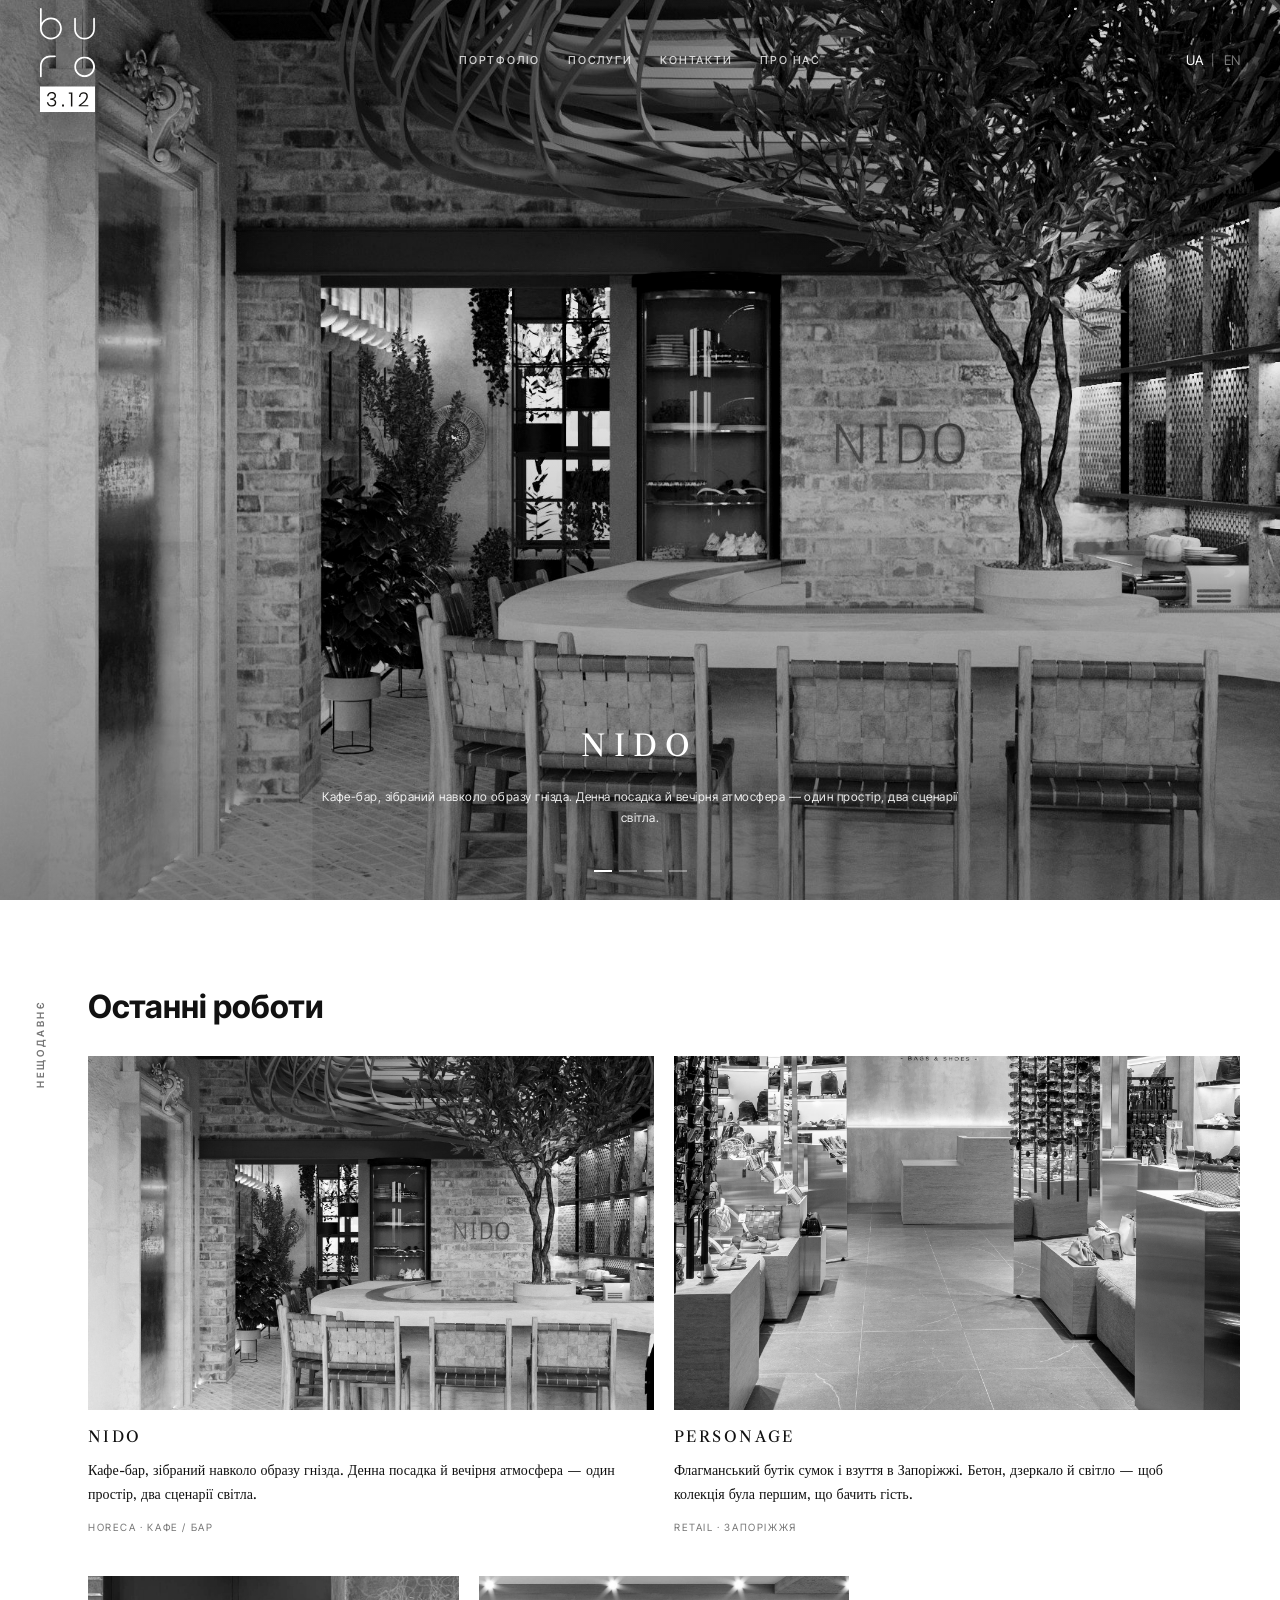
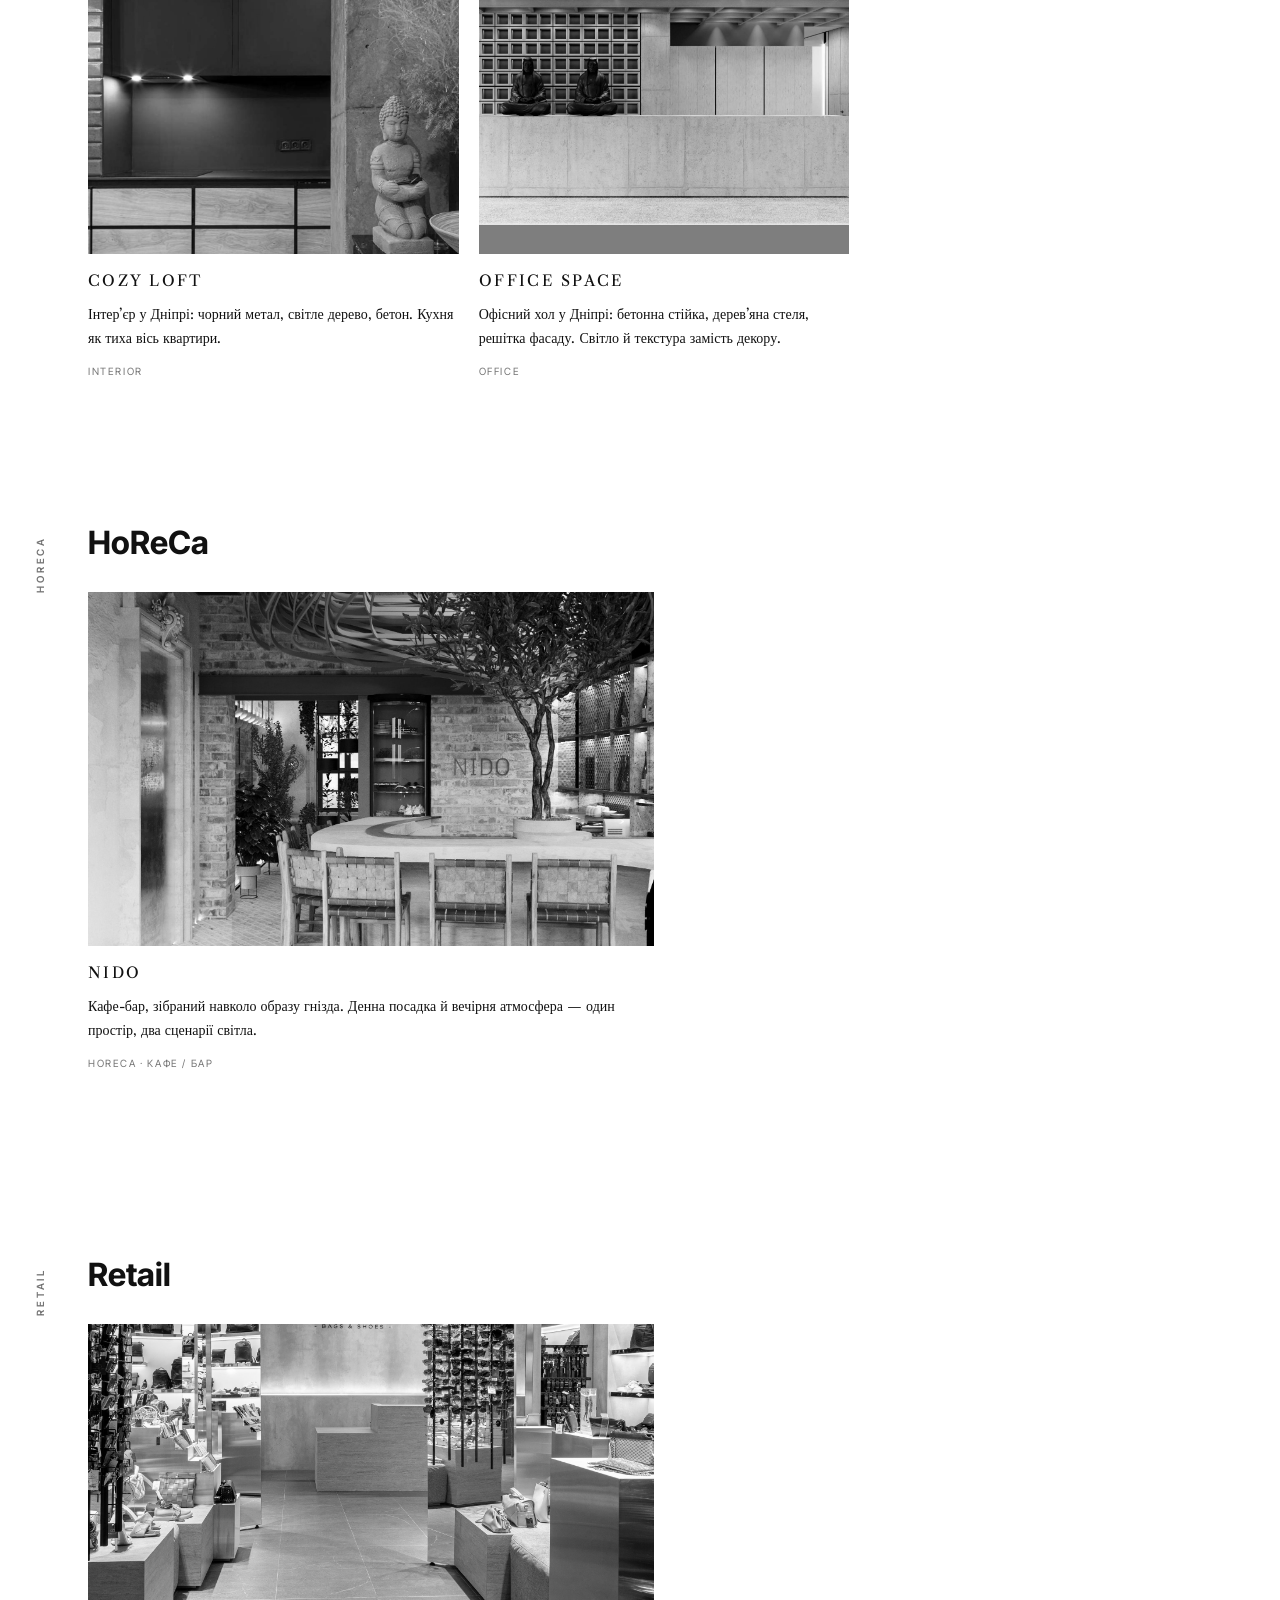
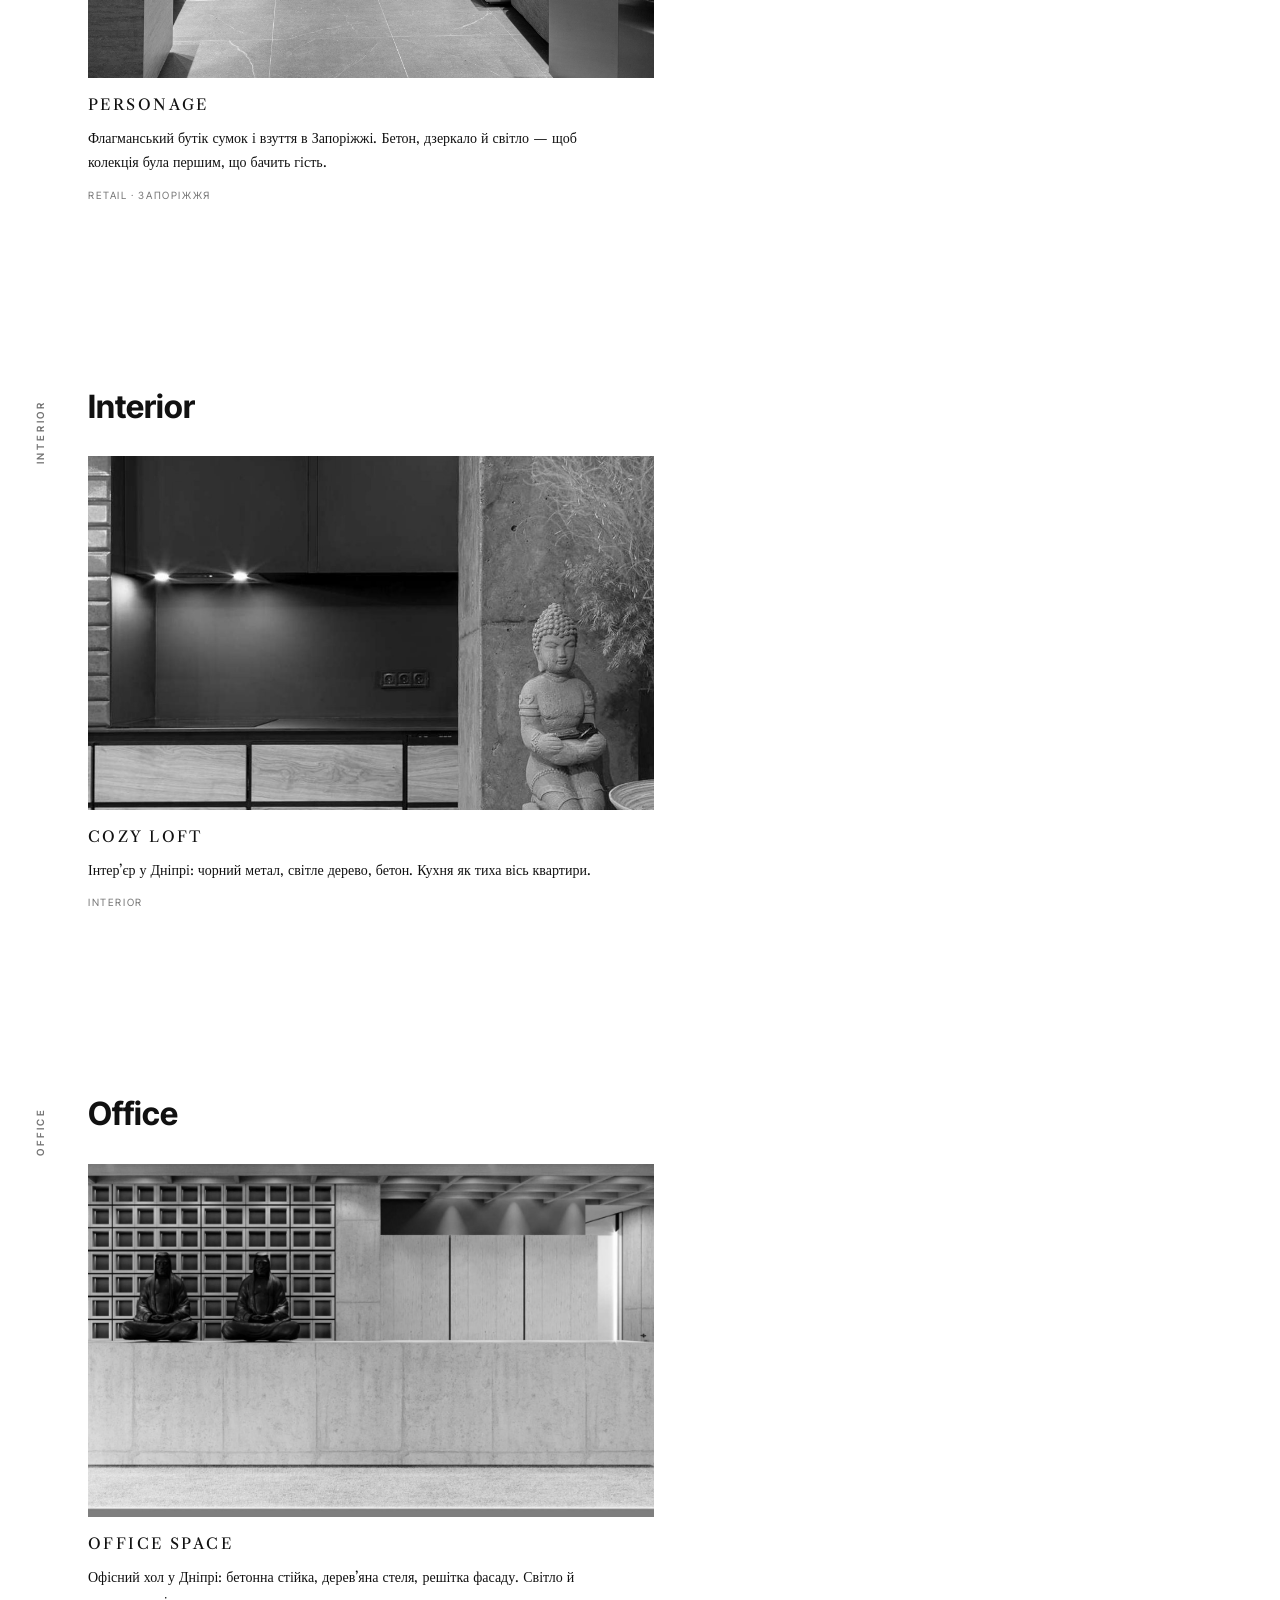
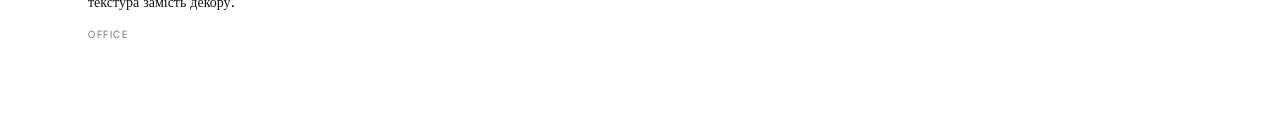
<file: index.html>
﻿<!DOCTYPE html>
<html lang="uk">
<head>
<meta charset="UTF-8">
<meta name="viewport" content="width=device-width, initial-scale=1.0">
<title>buro 3.12</title>
<meta name="description" content="Архітектурне бюро комерційних просторів.">
<link rel="icon" href="img/logo-on-light.svg" type="image/svg+xml">
<link rel="preconnect" href="https://fonts.googleapis.com">
<link rel="preconnect" href="https://fonts.gstatic.com" crossorigin>
<link href="https://fonts.googleapis.com/css2?family=Inter+Tight:wght@400;500;600&family=Libre+Caslon+Text:ital,wght@0,400;0,700;1,400&display=swap" rel="stylesheet">
<link rel="stylesheet" href="css/site.css?v=16">
</head>
<body class="home">

<header class="site-header">
  <a class="brand" href="index.html" aria-label="buro 3.12">
    <img src="img/logo-on-photo.svg" alt="buro 3.12">
  </a>
  <nav class="nav-text">
    <a href="portfolio.html" data-i18n="nav_portfolio">Портфоліо</a>
    <a href="services.html" data-i18n="nav_service">Послуги</a>
    <a href="contact.html" data-i18n="nav_contact">Контакти</a>
    <a href="about.html" data-i18n="nav_about">Про нас</a>
  </nav>
  <div class="lang-switch">
    <button type="button" data-lang="uk">UA</button>
    <span aria-hidden="true">|</span>
    <button type="button" data-lang="en">EN</button>
  </div>
</header>

<section class="hero-slider" id="heroSlider">
  <a class="slide is-on" href="project-nido.html">
    <img src="img/nido-hero.jpg" alt="NIDO">
    <div class="slide-veil"></div>
    <div class="slide-copy">
      <h1>NIDO</h1>
      <p data-i18n="nido_p">Кафе-бар, зібраний навколо образу гнізда. Денна посадка й вечірня атмосфера — один простір, два сценарії світла.</p>
    </div>
  </a>
  <a class="slide" href="project-personage.html">
    <img src="img/personage-hero.jpg" alt="PERSONAGE">
    <div class="slide-veil"></div>
    <div class="slide-copy">
      <h1>PERSONAGE</h1>
      <p data-i18n="personage_p">Флагманський бутік сумок і взуття в Запоріжжі. Бетон, дзеркало й світло — щоб колекція була першим, що бачить гість.</p>
    </div>
  </a>
  <a class="slide" href="project-loft.html">
    <img src="img/loft-hero.jpg" alt="Cozy loft">
    <div class="slide-veil"></div>
    <div class="slide-copy">
      <h1>Cozy loft</h1>
      <p data-i18n="loft_p">Інтер’єр у Дніпрі: чорний метал, світле дерево, бетон. Кухня як тиха вісь квартири.</p>
    </div>
  </a>
  <a class="slide" href="project-office.html">
    <img src="img/office-hero.jpg" alt="Office space">
    <div class="slide-veil"></div>
    <div class="slide-copy">
      <h1>Office space</h1>
      <p data-i18n="office_p">Офісний хол у Дніпрі: бетонна стійка, дерев’яна стеля, решітка фасаду. Світло й текстура замість декору.</p>
    </div>
  </a>
  <button class="arr prev" type="button" data-i18n-aria="aria_prev" aria-label="Назад">
    <svg viewBox="0 0 24 24" fill="none" stroke="currentColor" stroke-width="1.4"><path d="M15 5L8 12l7 7"/></svg>
  </button>
  <button class="arr next" type="button" data-i18n-aria="aria_next" aria-label="Далі">
    <svg viewBox="0 0 24 24" fill="none" stroke="currentColor" stroke-width="1.4"><path d="M9 5l7 7-7 7"/></svg>
  </button>
  <div class="dots" id="dots"></div>
</section>

<main>
  <section class="journal">
    <p class="journal-side" data-i18n="recent">Нещодавнє</p>
    <div class="journal-inner">
      <h2 class="page-title" data-i18n="latest">Останні роботи</h2>
      <div class="journal-featured">
        <a class="j-card" href="project-nido.html">
          <img src="img/nido-hero.jpg" alt="NIDO">
          <h3>NIDO</h3>
          <p data-i18n="nido_p">Кафе-бар, зібраний навколо образу гнізда. Денна посадка й вечірня атмосфера — один простір, два сценарії світла.</p>
          <span data-i18n="nido_cat">HoReCa · Кафе / бар</span>
        </a>
        <a class="j-card" href="project-personage.html">
          <img src="img/personage-hero.jpg" alt="PERSONAGE">
          <h3>PERSONAGE</h3>
          <p data-i18n="personage_p">Флагманський бутік сумок і взуття в Запоріжжі. Бетон, дзеркало й світло — щоб колекція була першим, що бачить гість.</p>
          <span data-i18n="personage_cat">Retail · Запоріжжя</span>
        </a>
      </div>
      <div class="journal-grid">
        <a class="j-card" href="project-loft.html">
          <img src="img/loft-hero.jpg" alt="Cozy loft">
          <h3>Cozy loft</h3>
          <p data-i18n="loft_p">Інтер’єр у Дніпрі: чорний метал, світле дерево, бетон. Кухня як тиха вісь квартири.</p>
          <span data-i18n="interior">Interior</span>
        </a>
        <a class="j-card" href="project-office.html">
          <img src="img/office-hero.jpg" alt="Office space">
          <h3>Office space</h3>
          <p data-i18n="office_p">Офісний хол у Дніпрі: бетонна стійка, дерев’яна стеля, решітка фасаду. Світло й текстура замість декору.</p>
          <span data-i18n="office">Office</span>
        </a>
      </div>
    </div>
  </section>

  <section class="journal">
    <p class="journal-side">HoReCa</p>
    <div class="journal-inner">
      <h2 class="page-title">HoReCa</h2>
      <div class="journal-featured">
        <a class="j-card" href="project-nido.html">
          <img src="img/nido-hero.jpg" alt="NIDO">
          <h3>NIDO</h3>
          <p data-i18n="nido_p">Кафе-бар, зібраний навколо образу гнізда. Денна посадка й вечірня атмосфера — один простір, два сценарії світла.</p>
          <span data-i18n="nido_cat">HoReCa · Кафе / бар</span>
        </a>
      </div>
    </div>
  </section>

  <section class="journal">
    <p class="journal-side">Retail</p>
    <div class="journal-inner">
      <h2 class="page-title">Retail</h2>
      <div class="journal-featured">
        <a class="j-card" href="project-personage.html">
          <img src="img/personage-hero.jpg" alt="PERSONAGE">
          <h3>PERSONAGE</h3>
          <p data-i18n="personage_p">Флагманський бутік сумок і взуття в Запоріжжі. Бетон, дзеркало й світло — щоб колекція була першим, що бачить гість.</p>
          <span data-i18n="personage_cat">Retail · Запоріжжя</span>
        </a>
      </div>
    </div>
  </section>

  <section class="journal">
    <p class="journal-side" data-i18n="interior">Interior</p>
    <div class="journal-inner">
      <h2 class="page-title" data-i18n="interior">Interior</h2>
      <div class="journal-featured">
        <a class="j-card" href="project-loft.html">
          <img src="img/loft-hero.jpg" alt="Cozy loft">
          <h3>Cozy loft</h3>
          <p data-i18n="loft_p">Інтер’єр у Дніпрі: чорний метал, світле дерево, бетон. Кухня як тиха вісь квартири.</p>
          <span data-i18n="interior">Interior</span>
        </a>
      </div>
    </div>
  </section>

  <section class="journal">
    <p class="journal-side" data-i18n="office">Office</p>
    <div class="journal-inner">
      <h2 class="page-title" data-i18n="office">Office</h2>
      <div class="journal-featured">
        <a class="j-card" href="project-office.html">
          <img src="img/office-hero.jpg" alt="Office space">
          <h3>Office space</h3>
          <p data-i18n="office_p">Офісний хол у Дніпрі: бетонна стійка, дерев’яна стеля, решітка фасаду. Світло й текстура замість декору.</p>
          <span data-i18n="office">Office</span>
        </a>
      </div>
    </div>
  </section>
</main>

<script src="js/site.js?v=17"></script>
</body>
</html>
</file>
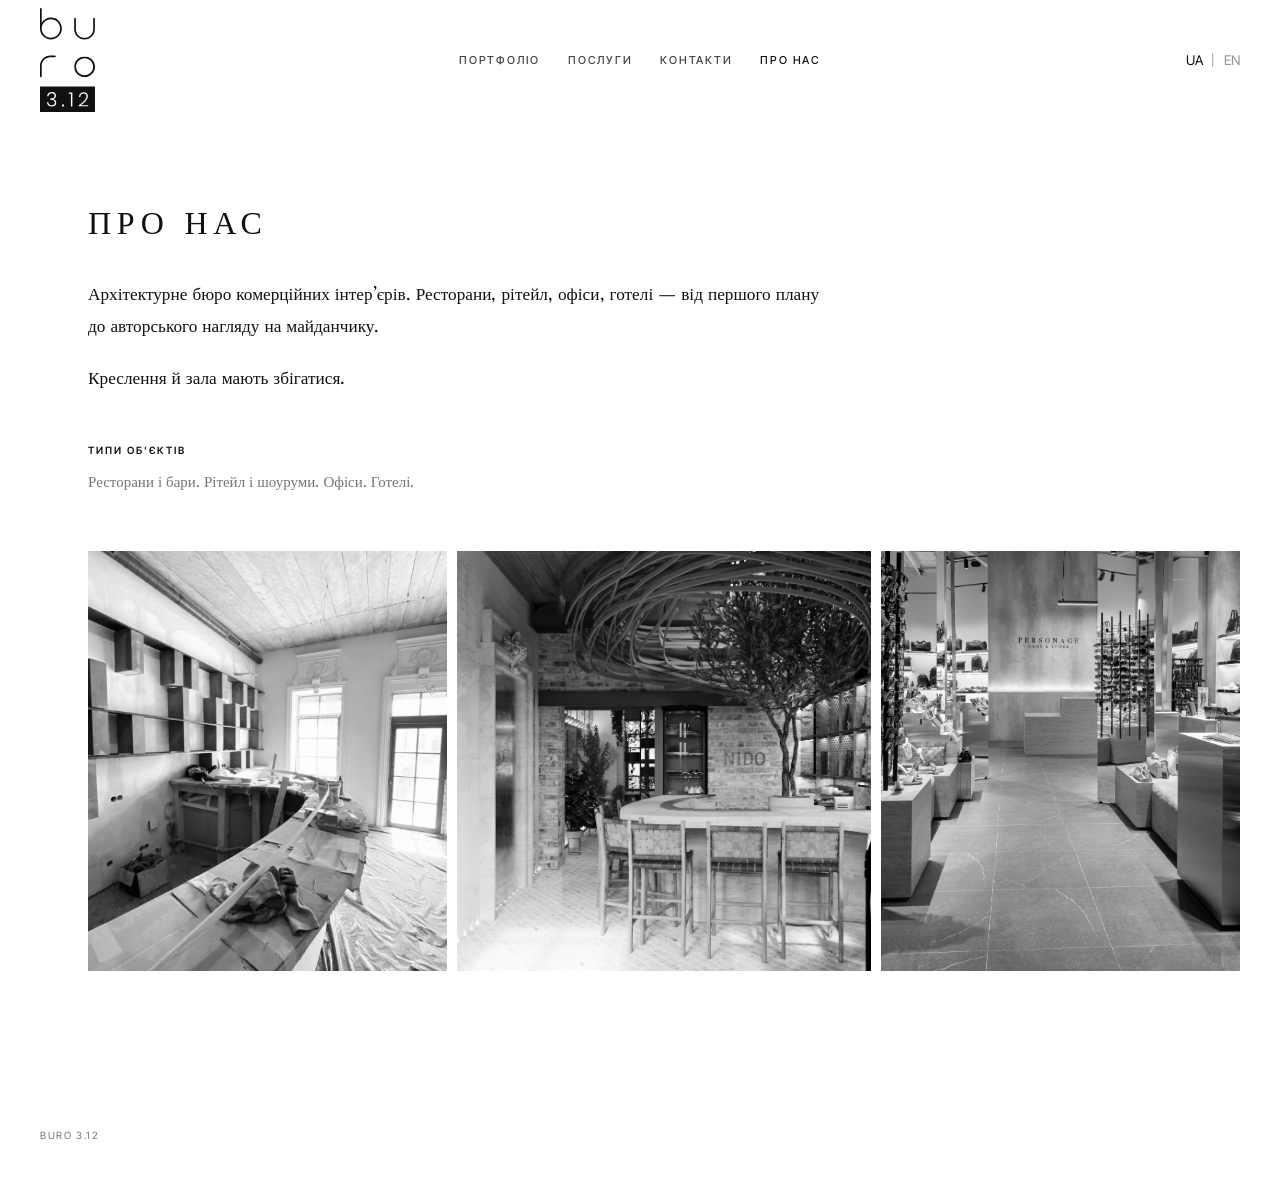
<file: about.html>
﻿<!DOCTYPE html>
<html lang="uk">
<head>
<meta charset="UTF-8">
<meta name="viewport" content="width=device-width, initial-scale=1.0">
<title>About — buro 3.12</title>
<link rel="icon" href="img/logo-on-light.svg" type="image/svg+xml">
<link rel="preconnect" href="https://fonts.googleapis.com">
<link rel="preconnect" href="https://fonts.gstatic.com" crossorigin>
<link href="https://fonts.googleapis.com/css2?family=Inter+Tight:wght@400;500;600&family=Libre+Caslon+Text:ital,wght@0,400;0,700;1,400&display=swap" rel="stylesheet">
<link rel="stylesheet" href="css/site.css?v=16">
</head>
<body class="page">

<header class="site-header is-solid">
  <a class="brand" href="index.html" aria-label="buro 3.12">
    <img src="img/logo-on-light.svg" alt="buro 3.12">
  </a>
  <nav class="nav-text">
    <a href="portfolio.html" data-i18n="nav_portfolio">Портфоліо</a>
    <a href="services.html" data-i18n="nav_service">Послуги</a>
    <a href="contact.html" data-i18n="nav_contact">Контакти</a>
    <a href="about.html" class="active" data-i18n="nav_about">Про нас</a>
  </nav>
  <div class="lang-switch">
    <button type="button" data-lang="uk">UA</button>
    <span aria-hidden="true">|</span>
    <button type="button" data-lang="en">EN</button>
  </div>
</header>

<main class="page-screen">
  <section class="journal">
    <h1 class="page-title" data-i18n="nav_about">Про нас</h1>
    <div class="about-copy">
      <p data-i18n="about_1">Архітектурне бюро комерційних інтер’єрів. Ресторани, рітейл, офіси, готелі — від першого плану до авторського нагляду на майданчику.</p>
      <p data-i18n="about_2">Креслення й зала мають збігатися.</p>
    </div>
    <div class="about-cols">
      <div>
        <h3 data-i18n="about_types_h">Типи об’єктів</h3>
        <p data-i18n="about_types_p">Ресторани і бари. Рітейл і шоуруми. Офіси. Готелі.</p>
      </div>
    </div>
    <div class="about-photos">
      <img src="img/nido-build-01.jpg" alt="">
      <img src="img/nido-hero.jpg" alt="">
      <img src="img/personage-hero.jpg" alt="">
    </div>
  </section>
</main>

<footer class="site-foot">
  <span>buro 3.12</span>
</footer>
<script src="js/site.js?v=17"></script>
</body>
</html>
</file>
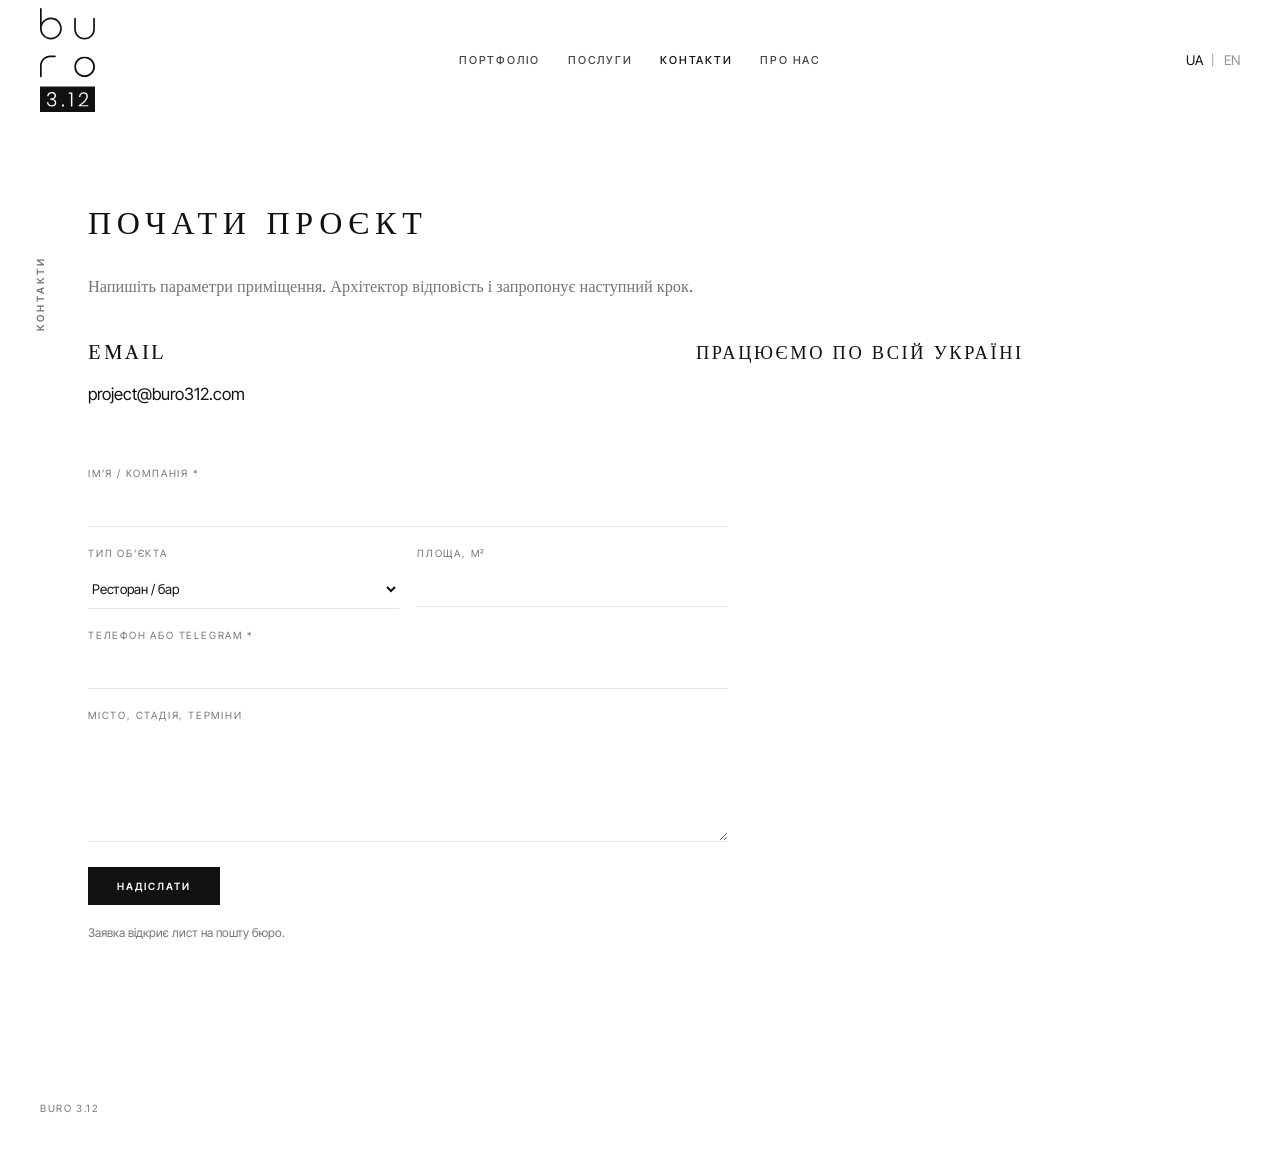
<file: contact.html>
﻿<!DOCTYPE html>
<html lang="uk">
<head>
<meta charset="UTF-8">
<meta name="viewport" content="width=device-width, initial-scale=1.0">
<title>Contact — buro 3.12</title>
<link rel="icon" href="img/logo-on-light.svg" type="image/svg+xml">
<link rel="preconnect" href="https://fonts.googleapis.com">
<link rel="preconnect" href="https://fonts.gstatic.com" crossorigin>
<link href="https://fonts.googleapis.com/css2?family=Inter+Tight:wght@400;500;600&family=Libre+Caslon+Text:ital,wght@0,400;0,700;1,400&display=swap" rel="stylesheet">
<link rel="stylesheet" href="css/site.css?v=16">
</head>
<body class="page">

<header class="site-header is-solid">
  <a class="brand" href="index.html" aria-label="buro 3.12">
    <img src="img/logo-on-light.svg" alt="buro 3.12">
  </a>
  <nav class="nav-text">
    <a href="portfolio.html" data-i18n="nav_portfolio">Портфоліо</a>
    <a href="services.html" data-i18n="nav_service">Послуги</a>
    <a href="contact.html" class="active" data-i18n="nav_contact">Контакти</a>
    <a href="about.html" data-i18n="nav_about">Про нас</a>
  </nav>
  <div class="lang-switch">
    <button type="button" data-lang="uk">UA</button>
    <span aria-hidden="true">|</span>
    <button type="button" data-lang="en">EN</button>
  </div>
</header>

<main class="page-screen">
  <section class="journal">
    <p class="journal-side" data-i18n="nav_contact">Контакти</p>
    <div class="journal-inner">
      <h1 class="page-title" data-i18n="contact_title">Почати проєкт</h1>
      <p class="lead" data-i18n="contact_lead">Напишіть параметри приміщення. Архітектор відповість і запропонує наступний крок.</p>

      <div class="inquiry">
        <article>
          <h2>Email</h2>
          <p><a href="mailto:project@buro312.com">project@buro312.com</a></p>
        </article>
        <article>
          <h2 data-i18n="work_ukraine">Працюємо по всій Україні</h2>
        </article>
      </div>

      <form id="brief">
        <div>
          <label for="name" data-i18n="form_name">Ім’я / компанія *</label>
          <input id="name" name="name" required>
        </div>
        <div class="row-2">
          <div>
            <label for="type" data-i18n="form_type">Тип об’єкта</label>
            <select id="type" name="type">
              <option data-i18n="opt_rest">Ресторан / бар</option>
              <option data-i18n="opt_retail">Рітейл / шоурум</option>
              <option data-i18n="opt_office">Офіс</option>
              <option data-i18n="opt_hotel">Готель</option>
              <option data-i18n="opt_other">Інше</option>
            </select>
          </div>
          <div>
            <label for="area" data-i18n="form_area">Площа, м²</label>
            <input id="area" name="area" type="number">
          </div>
        </div>
        <div>
          <label for="how" data-i18n="form_how">Телефон або Telegram *</label>
          <input id="how" name="how" required>
        </div>
        <div>
          <label for="note" data-i18n="form_note">Місто, стадія, терміни</label>
          <textarea id="note" name="note"></textarea>
        </div>
        <button class="btn" type="submit" data-i18n="form_send">Надіслати</button>
        <p class="form-note" data-i18n="form_hint">Заявка відкриє лист на пошту бюро.</p>
      </form>
    </div>
  </section>
</main>

<footer class="site-foot">
  <span>buro 3.12</span>
</footer>
<script src="js/site.js?v=17"></script>
</body>
</html>
</file>
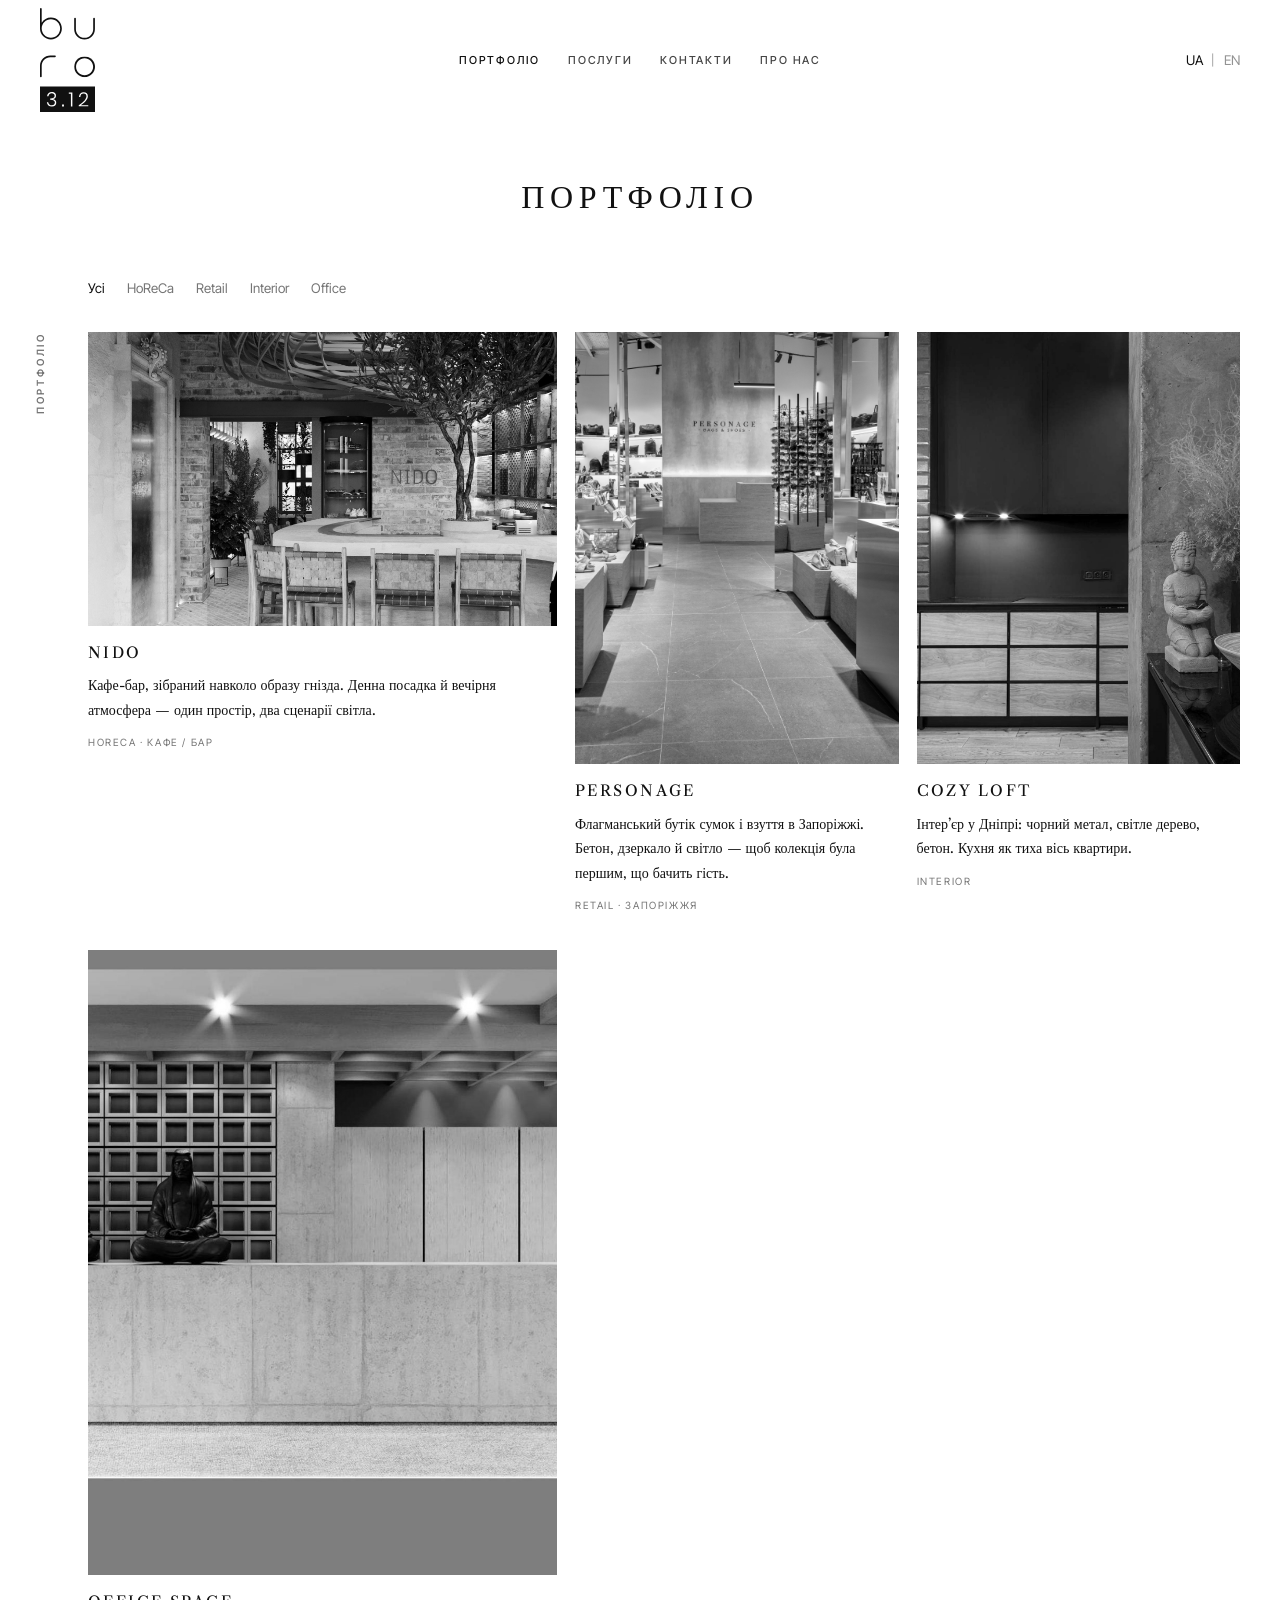
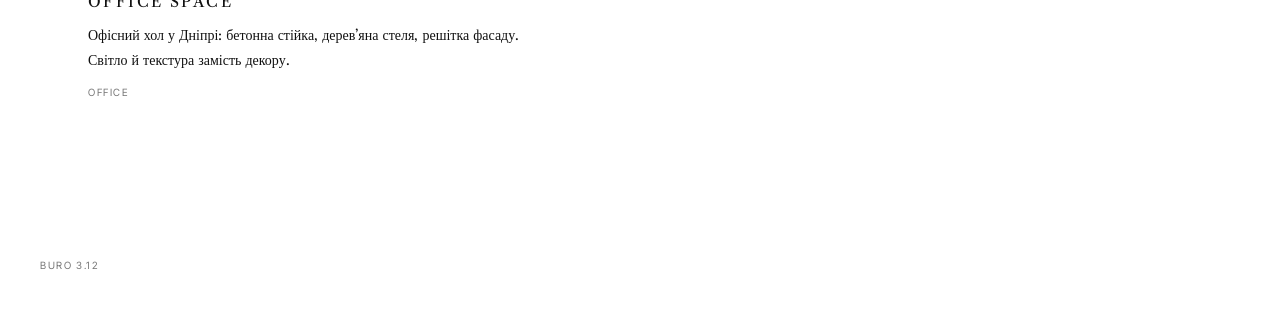
<file: portfolio.html>
﻿<!DOCTYPE html>
<html lang="uk">
<head>
<meta charset="UTF-8">
<meta name="viewport" content="width=device-width, initial-scale=1.0">
<title>Portfolio — buro 3.12</title>
<link rel="icon" href="img/logo-on-light.svg" type="image/svg+xml">
<link rel="preconnect" href="https://fonts.googleapis.com">
<link rel="preconnect" href="https://fonts.gstatic.com" crossorigin>
<link href="https://fonts.googleapis.com/css2?family=Inter+Tight:wght@400;500;600&family=Libre+Caslon+Text:ital,wght@0,400;0,700;1,400&display=swap" rel="stylesheet">
<link rel="stylesheet" href="css/site.css?v=16">
</head>
<body class="page">

<header class="site-header is-solid">
  <a class="brand" href="index.html" aria-label="buro 3.12">
    <img src="img/logo-on-light.svg" alt="buro 3.12">
  </a>
  <nav class="nav-text">
    <a href="portfolio.html" class="active" data-i18n="nav_portfolio">Портфоліо</a>
    <a href="services.html" data-i18n="nav_service">Послуги</a>
    <a href="contact.html" data-i18n="nav_contact">Контакти</a>
    <a href="about.html" data-i18n="nav_about">Про нас</a>
  </nav>
  <div class="lang-switch">
    <button type="button" data-lang="uk">UA</button>
    <span aria-hidden="true">|</span>
    <button type="button" data-lang="en">EN</button>
  </div>
</header>

<main class="page-screen">
  <h1 class="page-title page-title-center" data-i18n="nav_portfolio">Портфоліо</h1>
  <section class="journal">
    <p class="journal-side" data-i18n="nav_portfolio">Портфоліо</p>
    <div class="journal-inner">
      <nav class="filters" id="workFilter">
        <button type="button" class="is-on" data-cat="" data-i18n="filter_all">Усі</button>
        <button type="button" data-cat="horeca">HoReCa</button>
        <button type="button" data-cat="retail">Retail</button>
        <button type="button" data-cat="interior" data-i18n="interior">Interior</button>
        <button type="button" data-cat="office" data-i18n="office">Office</button>
      </nav>
      <div class="journal-mix" id="workList">
        <a class="j-card is-lead" href="project-nido.html" data-cat="horeca">
          <img src="img/nido-hero.jpg" alt="NIDO">
          <h3>NIDO</h3>
          <p data-i18n="nido_p">Кафе-бар, зібраний навколо образу гнізда. Денна посадка й вечірня атмосфера — один простір, два сценарії світла.</p>
          <span data-i18n="nido_cat">HoReCa · Кафе / бар</span>
        </a>
        <a class="j-card" href="project-personage.html" data-cat="retail">
          <img src="img/personage-hero.jpg" alt="PERSONAGE">
          <h3>PERSONAGE</h3>
          <p data-i18n="personage_p">Флагманський бутік сумок і взуття в Запоріжжі. Бетон, дзеркало й світло — щоб колекція була першим, що бачить гість.</p>
          <span data-i18n="personage_cat">Retail · Запоріжжя</span>
        </a>
        <a class="j-card" href="project-loft.html" data-cat="interior">
          <img src="img/loft-hero.jpg" alt="Cozy loft">
          <h3>Cozy loft</h3>
          <p data-i18n="loft_p">Інтер’єр у Дніпрі: чорний метал, світле дерево, бетон. Кухня як тиха вісь квартири.</p>
          <span data-i18n="interior">Interior</span>
        </a>
        <a class="j-card" href="project-office.html" data-cat="office">
          <img src="img/office-hero.jpg" alt="Office space">
          <h3>Office space</h3>
          <p data-i18n="office_p">Офісний хол у Дніпрі: бетонна стійка, дерев’яна стеля, решітка фасаду. Світло й текстура замість декору.</p>
          <span data-i18n="office">Office</span>
        </a>
      </div>
    </div>
  </section>
</main>

<footer class="site-foot">
  <span>buro 3.12</span>
</footer>
<script src="js/site.js?v=17"></script>
</body>
</html>
</file>
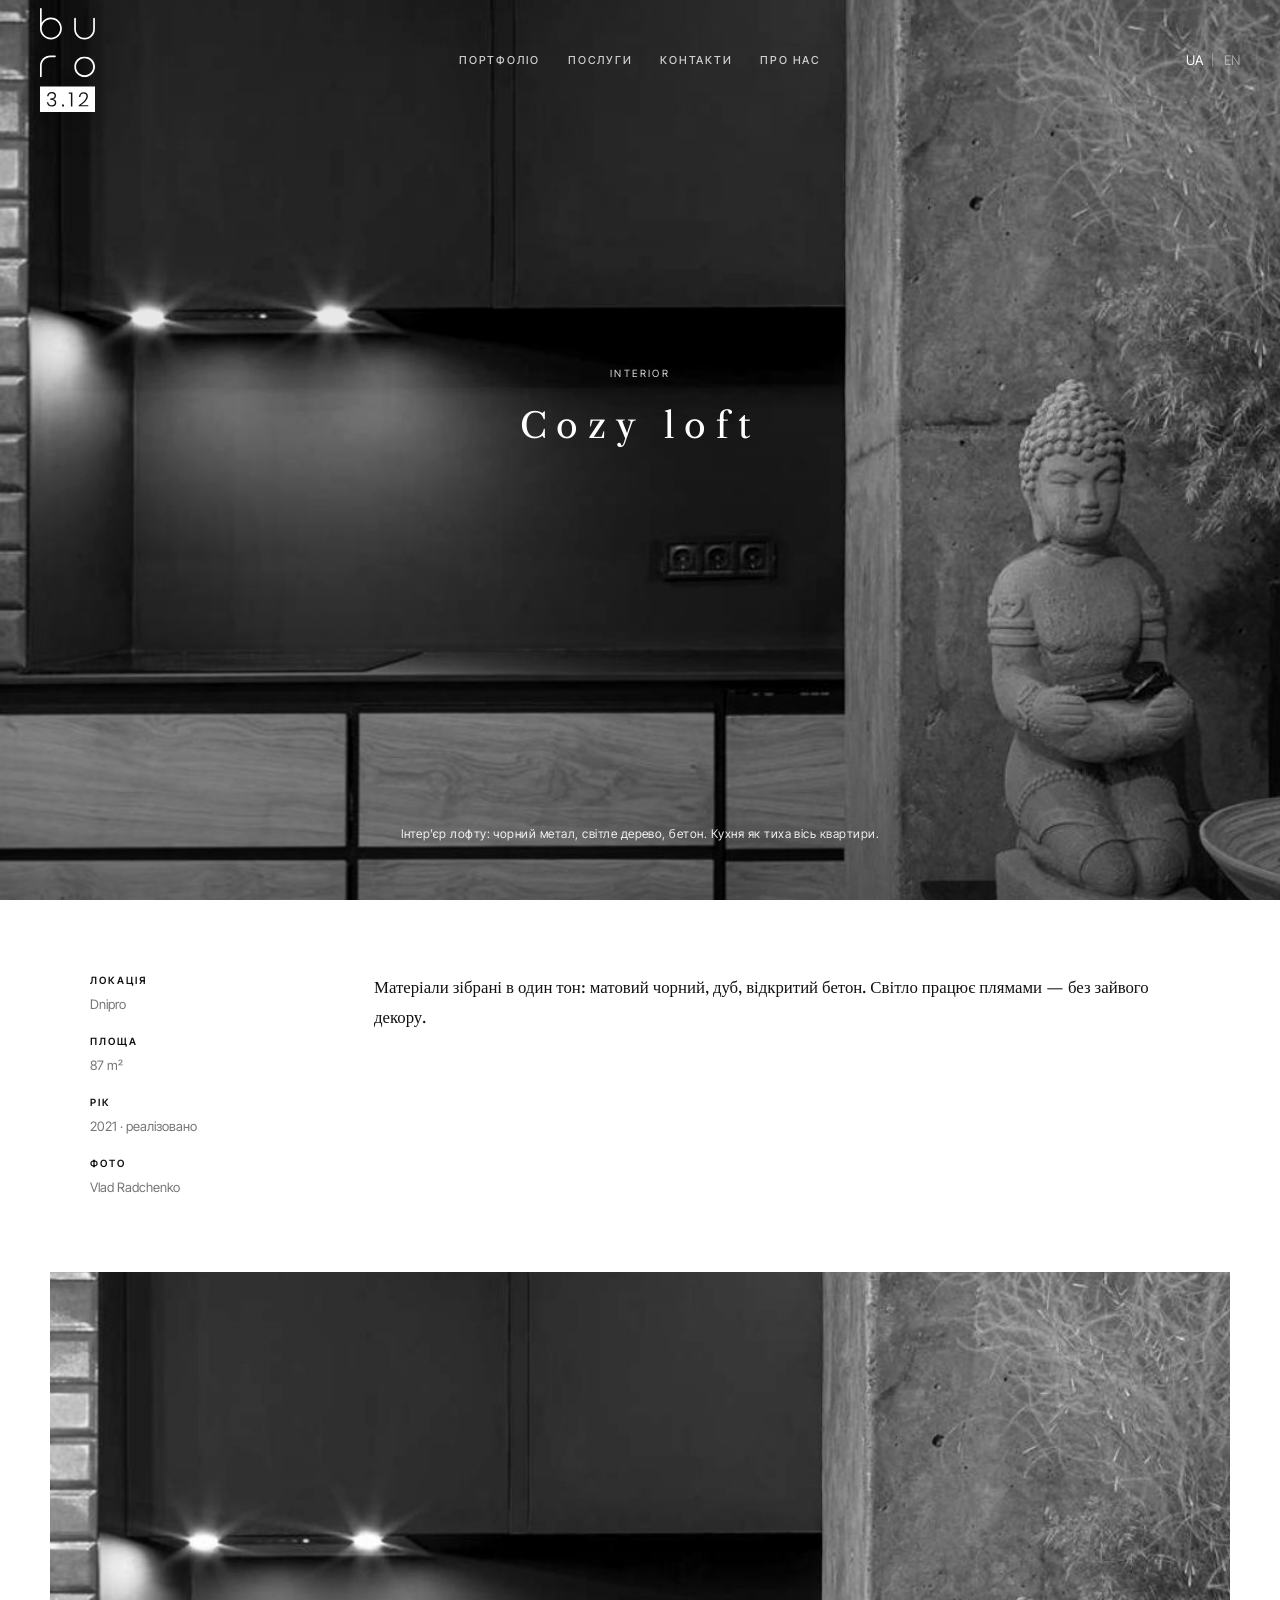
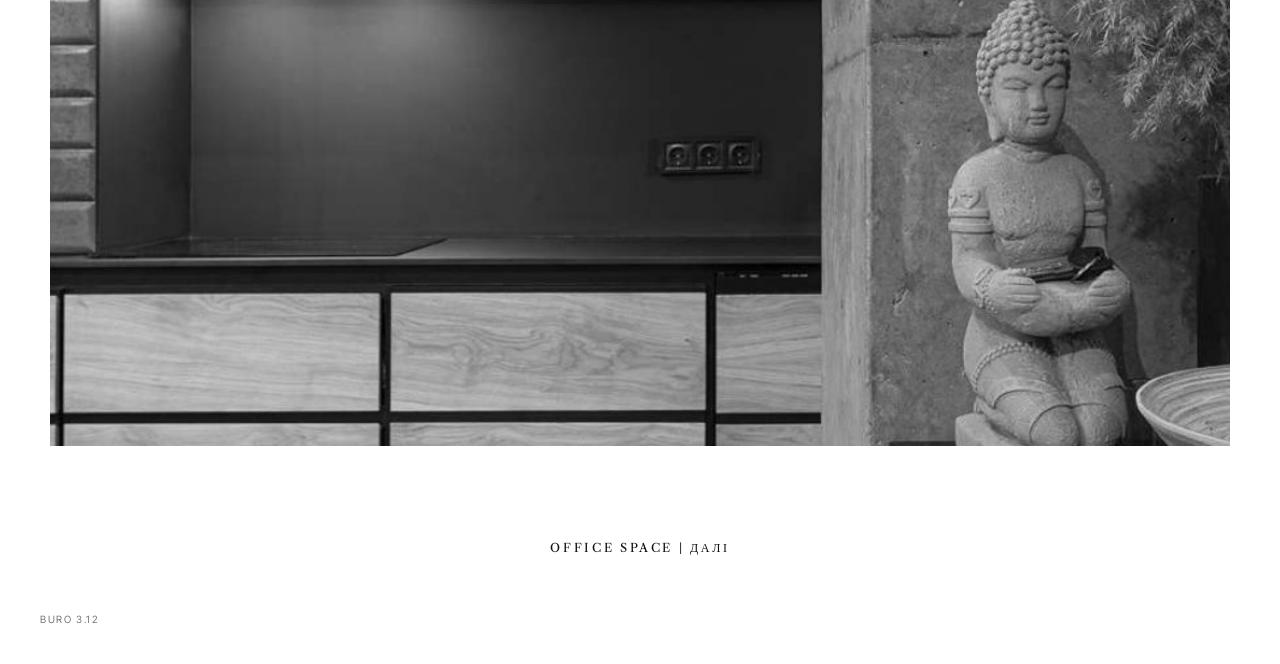
<file: project-loft.html>
﻿<!DOCTYPE html>
<html lang="uk">
<head>
<meta charset="UTF-8">
<meta name="viewport" content="width=device-width, initial-scale=1.0">
<title>Cozy loft — buro 3.12</title>
<link rel="icon" href="img/logo-on-light.svg" type="image/svg+xml">
<link rel="preconnect" href="https://fonts.googleapis.com">
<link rel="preconnect" href="https://fonts.gstatic.com" crossorigin>
<link href="https://fonts.googleapis.com/css2?family=Inter+Tight:wght@400;500;600&family=Libre+Caslon+Text:ital,wght@0,400;0,700;1,400&display=swap" rel="stylesheet">
<link rel="stylesheet" href="css/site.css?v=16">
</head>
<body class="page has-hero">

<header class="site-header">
  <a class="brand" href="index.html" aria-label="buro 3.12">
    <img src="img/logo-on-photo.svg" alt="buro 3.12">
  </a>
  <nav class="nav-text">
    <a href="portfolio.html" data-i18n="nav_portfolio">Портфоліо</a>
    <a href="services.html" data-i18n="nav_service">Послуги</a>
    <a href="contact.html" data-i18n="nav_contact">Контакти</a>
    <a href="about.html" data-i18n="nav_about">Про нас</a>
  </nav>
  <div class="lang-switch">
    <button type="button" data-lang="uk">UA</button>
    <span aria-hidden="true">|</span>
    <button type="button" data-lang="en">EN</button>
  </div>
</header>

<section class="project-hero">
  <img src="img/loft-hero.jpg" alt="Cozy loft">
  <div class="slide-veil"></div>
  <div class="project-hero-copy">
    <p class="cat" data-i18n="interior">Interior</p>
    <h1>Cozy loft</h1>
    <p class="lede" data-i18n="loft_lede">Інтер’єр лофту: чорний метал, світле дерево, бетон. Кухня як тиха вісь квартири.</p>
  </div>
</section>

<div class="project-intro">
  <div class="facts">
    <h4 data-i18n="fact_location">Локація</h4>
    <p>Dnipro</p>
    <h4 data-i18n="fact_area">Площа</h4>
    <p>87 m²</p>
    <h4 data-i18n="fact_year">Рік</h4>
    <p data-i18n="loft_year">2021 · реалізовано</p>
    <h4 data-i18n="fact_photo">Фото</h4>
    <p>Vlad Radchenko</p>
  </div>
  <div class="story">
    <p data-i18n="loft_s1">Матеріали зібрані в один тон: матовий чорний, дуб, відкритий бетон. Світло працює плямами — без зайвого декору.</p>
  </div>
</div>

<div class="wide"><img src="img/loft-hero.jpg" alt=""></div>

<a class="next-proj" href="project-office.html">Office space | <span data-i18n="next">Далі</span></a>

<footer class="site-foot">
  <span>buro 3.12</span>
</footer>
<script src="js/site.js?v=17"></script>
</body>
</html>
</file>
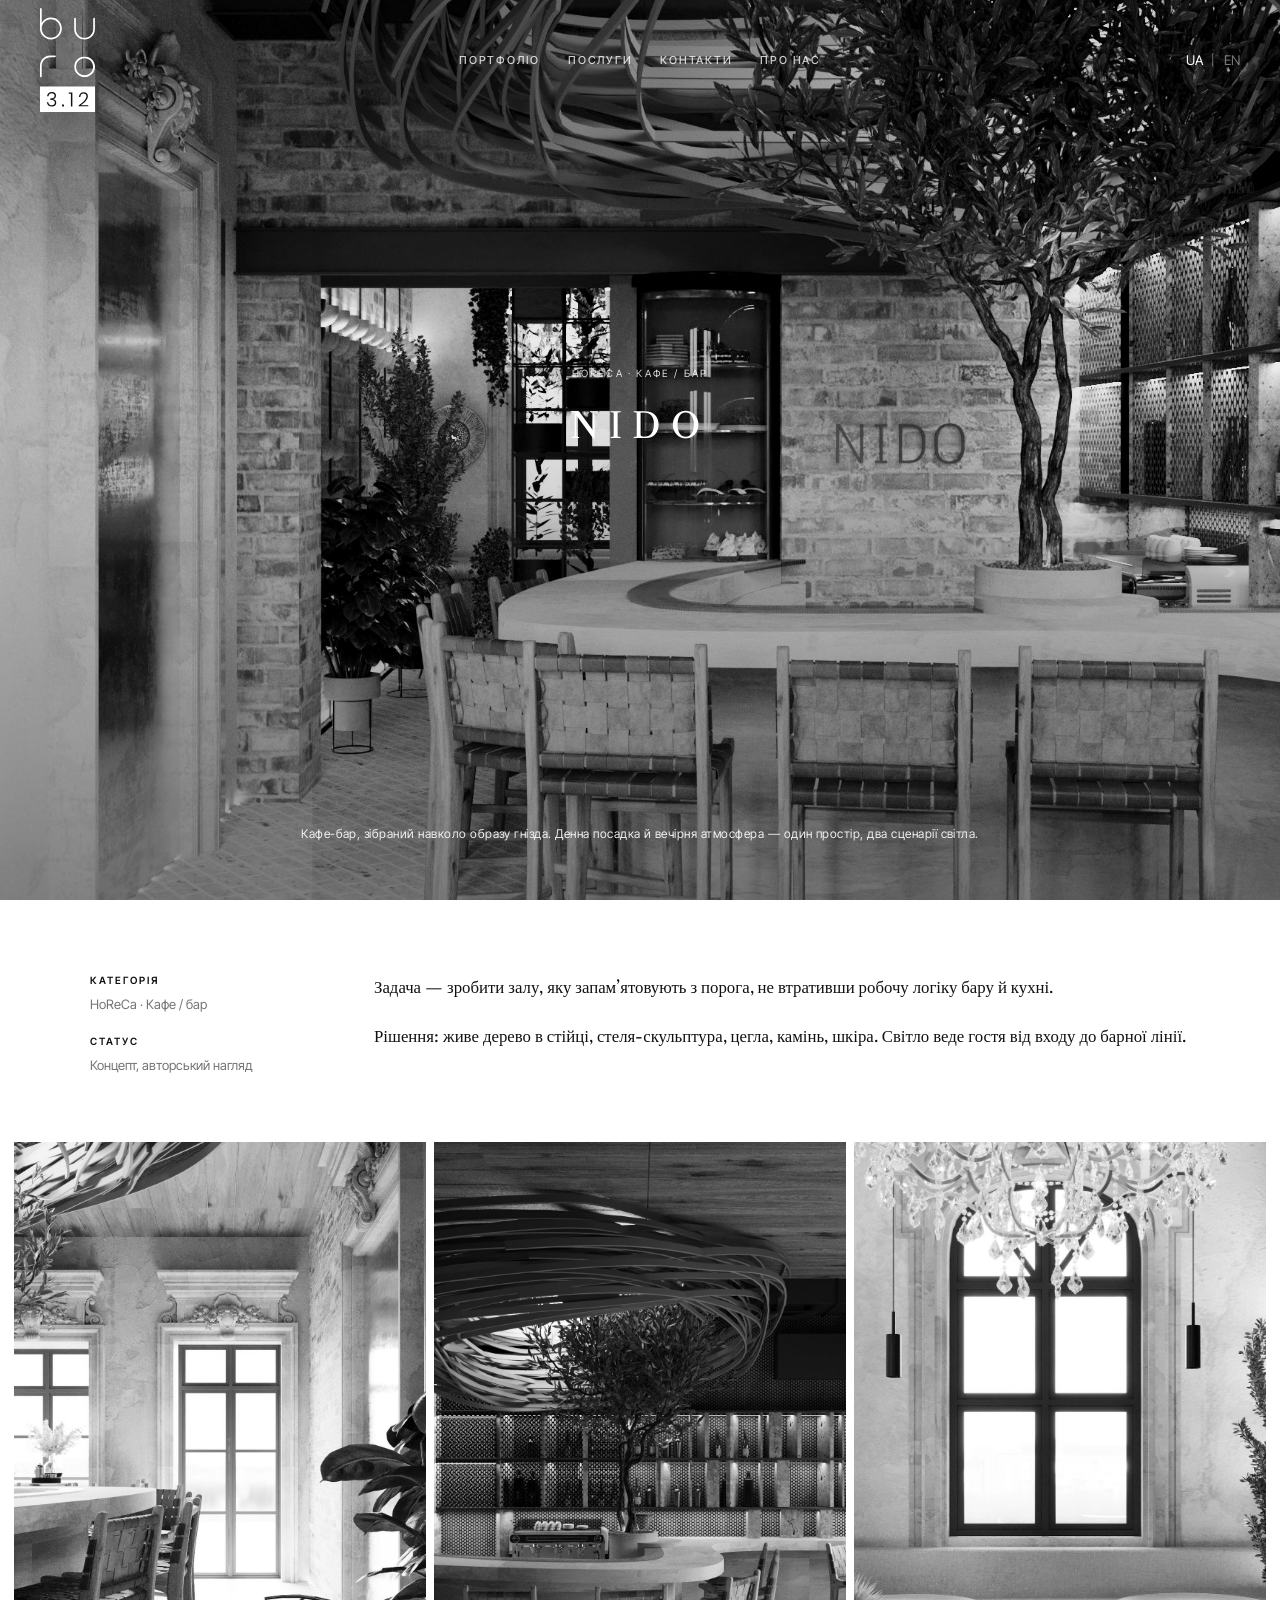
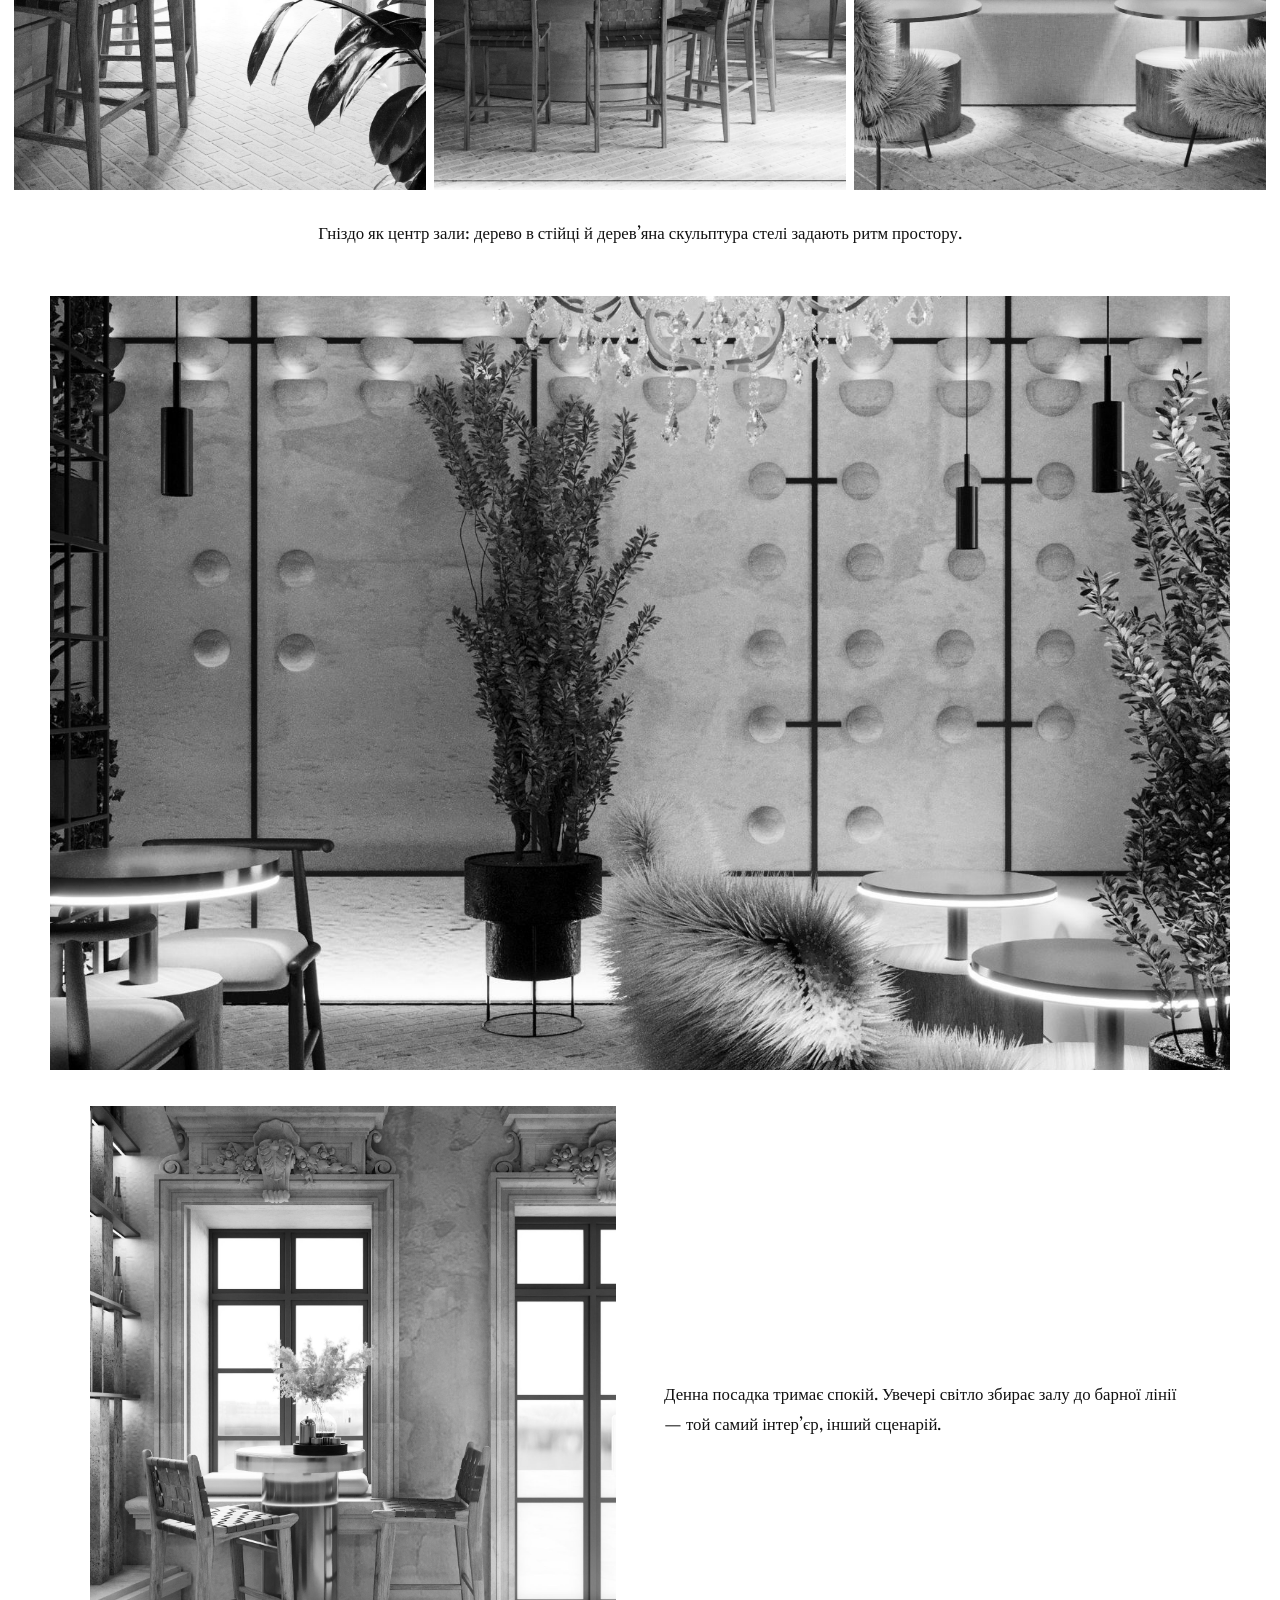
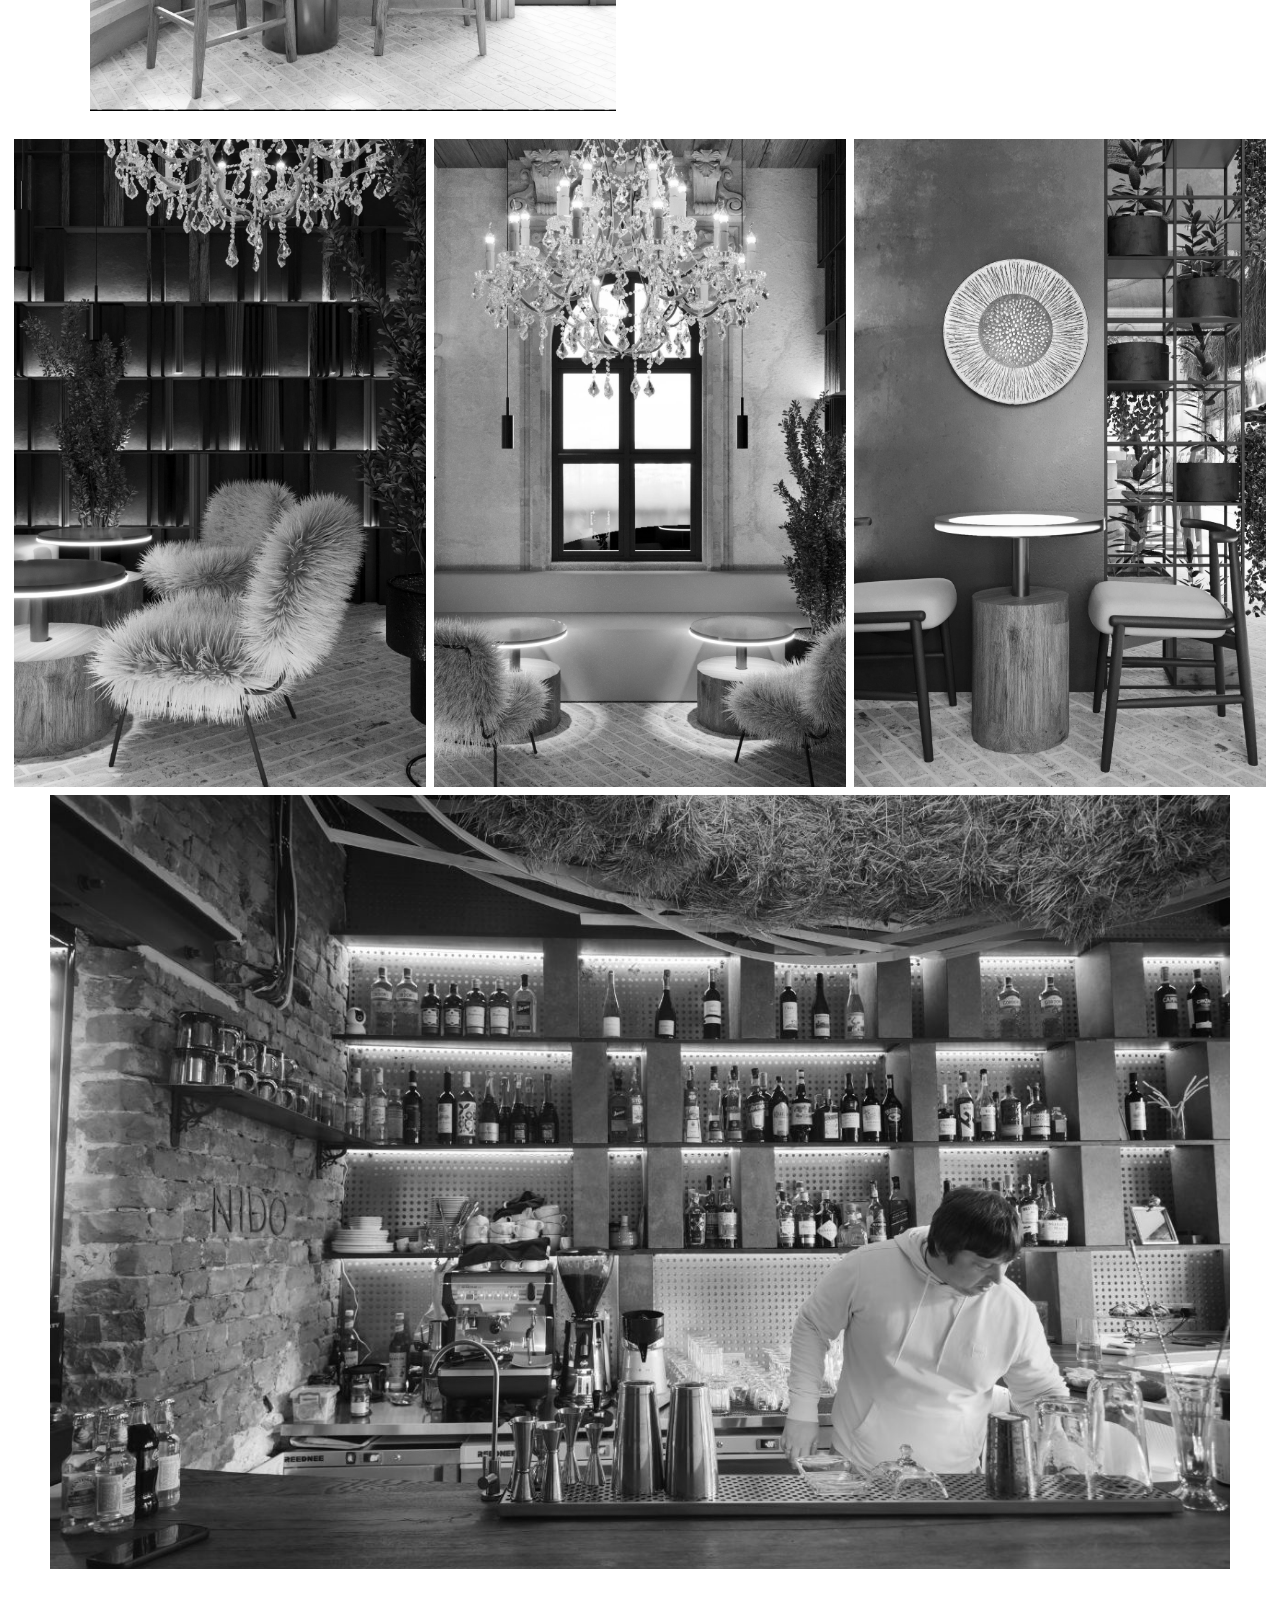
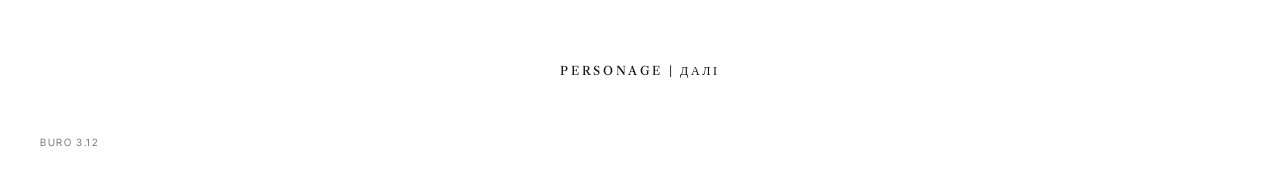
<file: project-nido.html>
﻿<!DOCTYPE html>
<html lang="uk">
<head>
<meta charset="UTF-8">
<meta name="viewport" content="width=device-width, initial-scale=1.0">
<title>NIDO — buro 3.12</title>
<link rel="icon" href="img/logo-on-light.svg" type="image/svg+xml">
<link rel="preconnect" href="https://fonts.googleapis.com">
<link rel="preconnect" href="https://fonts.gstatic.com" crossorigin>
<link href="https://fonts.googleapis.com/css2?family=Inter+Tight:wght@400;500;600&family=Libre+Caslon+Text:ital,wght@0,400;0,700;1,400&display=swap" rel="stylesheet">
<link rel="stylesheet" href="css/site.css?v=16">
</head>
<body class="page has-hero">

<header class="site-header">
  <a class="brand" href="index.html" aria-label="buro 3.12">
    <img src="img/logo-on-photo.svg" alt="buro 3.12">
  </a>
  <nav class="nav-text">
    <a href="portfolio.html" data-i18n="nav_portfolio">Портфоліо</a>
    <a href="services.html" data-i18n="nav_service">Послуги</a>
    <a href="contact.html" data-i18n="nav_contact">Контакти</a>
    <a href="about.html" data-i18n="nav_about">Про нас</a>
  </nav>
  <div class="lang-switch">
    <button type="button" data-lang="uk">UA</button>
    <span aria-hidden="true">|</span>
    <button type="button" data-lang="en">EN</button>
  </div>
</header>

<section class="project-hero">
  <img src="img/nido-hero.jpg" alt="NIDO">
  <div class="slide-veil"></div>
  <div class="project-hero-copy">
    <p class="cat" data-i18n="nido_cat">HoReCa · Кафе / бар</p>
    <h1>NIDO</h1>
    <p class="lede" data-i18n="nido_p">Кафе-бар, зібраний навколо образу гнізда. Денна посадка й вечірня атмосфера — один простір, два сценарії світла.</p>
  </div>
</section>

<div class="project-intro">
  <div class="facts">
    <h4 data-i18n="fact_category">Категорія</h4>
    <p data-i18n="nido_cat">HoReCa · Кафе / бар</p>
    <h4 data-i18n="fact_status">Статус</h4>
    <p data-i18n="nido_status">Концепт, авторський нагляд</p>
  </div>
  <div class="story">
    <p data-i18n="nido_s1">Задача — зробити залу, яку запам’ятовують з порога, не втративши робочу логіку бару й кухні.</p>
    <p data-i18n="nido_s2">Рішення: живе дерево в стійці, стеля-скульптура, цегла, камінь, шкіра. Світло веде гостя від входу до барної лінії.</p>
  </div>
</div>

<div class="trio">
  <img src="img/nido-entrance.jpg" alt="">
  <img src="img/nido-viz.jpg" alt="">
  <img src="img/nido-window.jpg" alt="">
</div>

<p class="caption" data-i18n="nido_cap">Гніздо як центр зали: дерево в стійці й дерев’яна скульптура стелі задають ритм простору.</p>

<div class="wide"><img src="img/nido-lounge.jpg" alt=""></div>

<div class="split">
  <img src="img/nido-table.jpg" alt="">
  <p data-i18n="nido_split">Денна посадка тримає спокій. Увечері світло збирає залу до барної лінії — той самий інтер’єр, інший сценарій.</p>
</div>

<div class="trio">
  <img src="img/nido-wood.jpg" alt="">
  <img src="img/nido-evening.jpg" alt="">
  <img src="img/nido-corner.jpg" alt="">
</div>

<div class="wide"><img src="img/nido-bartender.jpg" alt=""></div>

<a class="next-proj" href="project-personage.html">Personage | <span data-i18n="next">Далі</span></a>

<footer class="site-foot">
  <span>buro 3.12</span>
</footer>
<script src="js/site.js?v=17"></script>
</body>
</html>
</file>
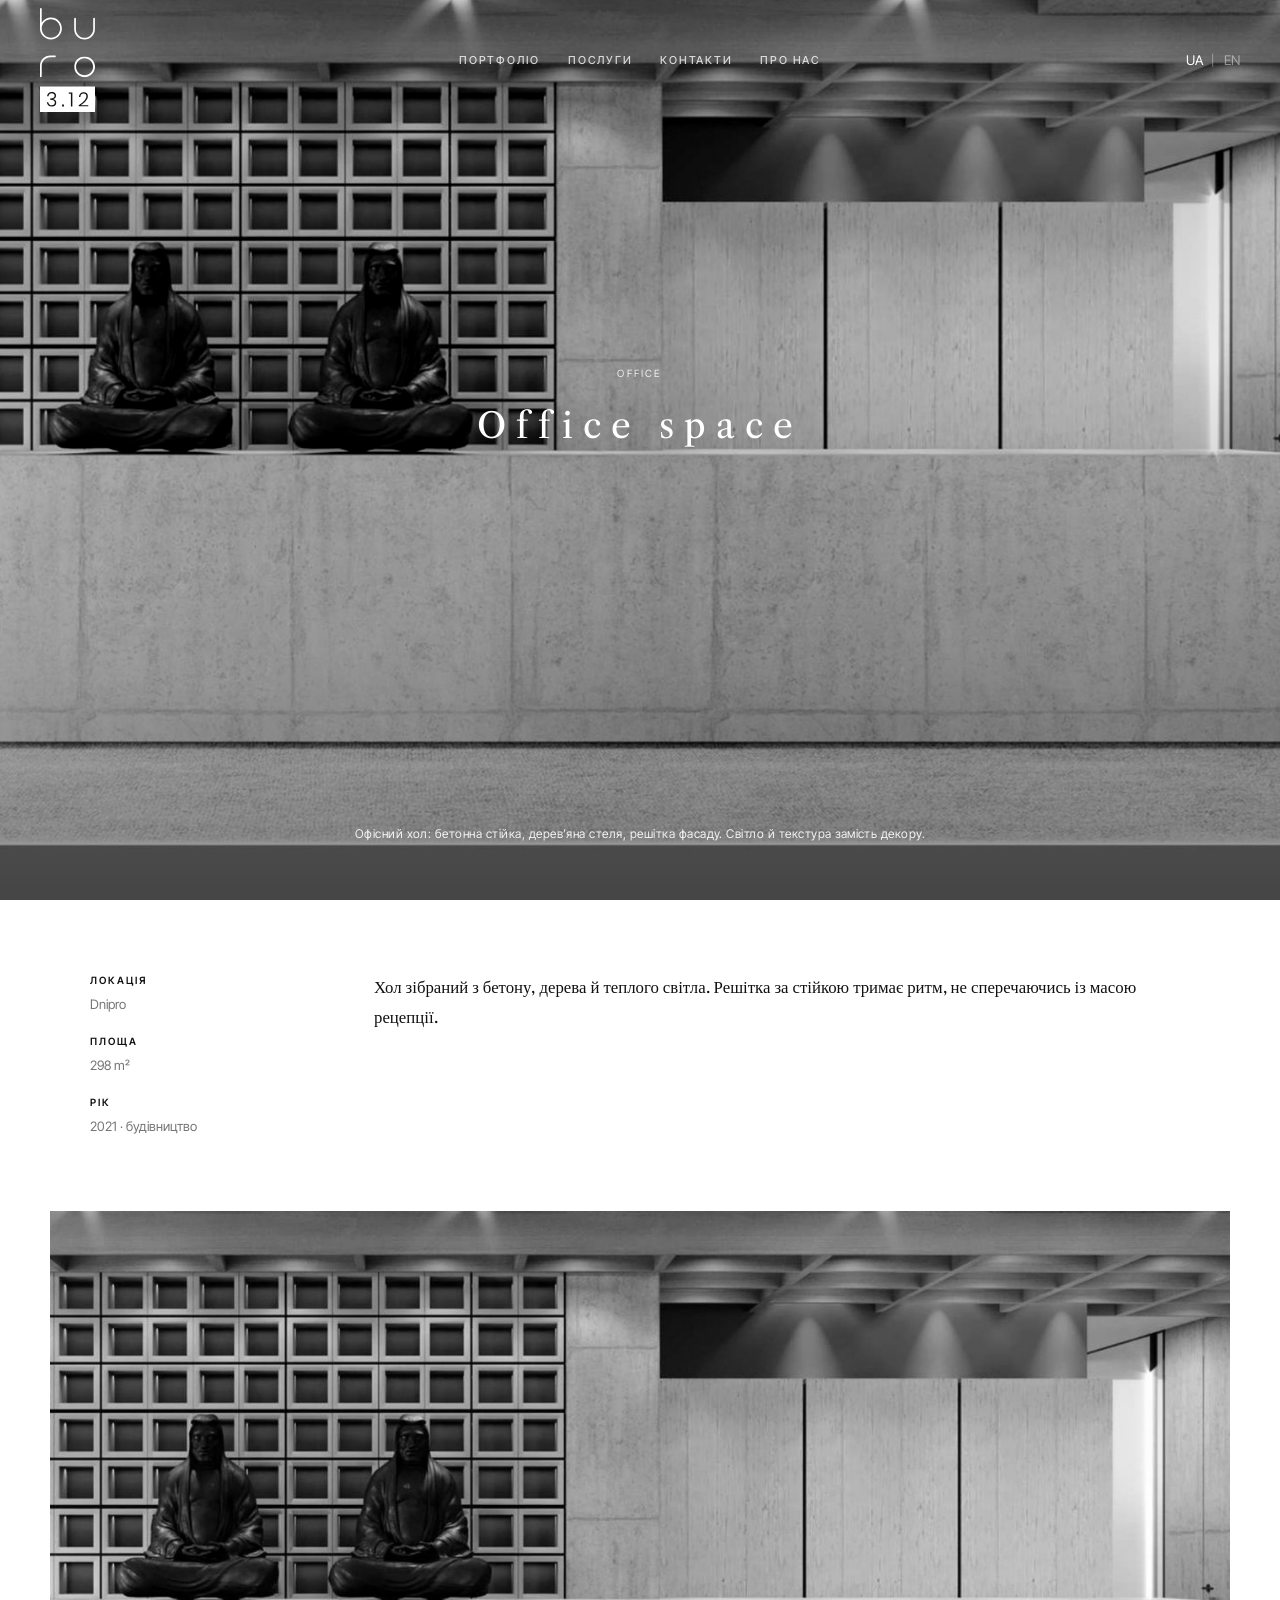
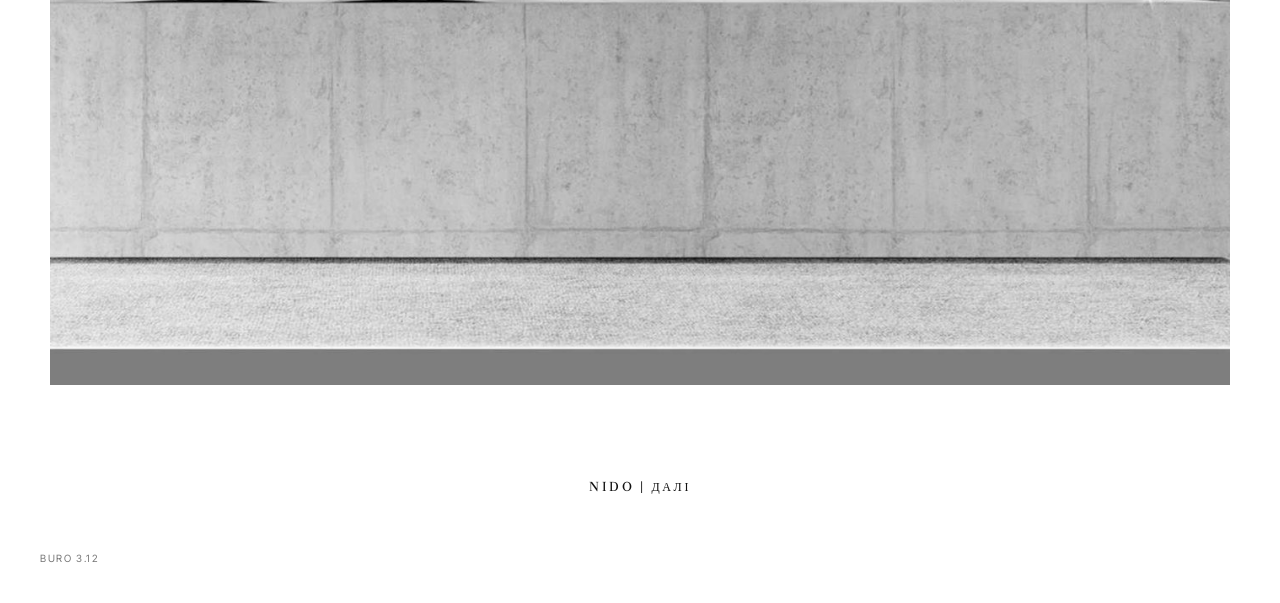
<file: project-office.html>
﻿<!DOCTYPE html>
<html lang="uk">
<head>
<meta charset="UTF-8">
<meta name="viewport" content="width=device-width, initial-scale=1.0">
<title>Office space — buro 3.12</title>
<link rel="icon" href="img/logo-on-light.svg" type="image/svg+xml">
<link rel="preconnect" href="https://fonts.googleapis.com">
<link rel="preconnect" href="https://fonts.gstatic.com" crossorigin>
<link href="https://fonts.googleapis.com/css2?family=Inter+Tight:wght@400;500;600&family=Libre+Caslon+Text:ital,wght@0,400;0,700;1,400&display=swap" rel="stylesheet">
<link rel="stylesheet" href="css/site.css?v=16">
</head>
<body class="page has-hero">

<header class="site-header">
  <a class="brand" href="index.html" aria-label="buro 3.12">
    <img src="img/logo-on-photo.svg" alt="buro 3.12">
  </a>
  <nav class="nav-text">
    <a href="portfolio.html" data-i18n="nav_portfolio">Портфоліо</a>
    <a href="services.html" data-i18n="nav_service">Послуги</a>
    <a href="contact.html" data-i18n="nav_contact">Контакти</a>
    <a href="about.html" data-i18n="nav_about">Про нас</a>
  </nav>
  <div class="lang-switch">
    <button type="button" data-lang="uk">UA</button>
    <span aria-hidden="true">|</span>
    <button type="button" data-lang="en">EN</button>
  </div>
</header>

<section class="project-hero">
  <img src="img/office-hero.jpg" alt="Office space">
  <div class="slide-veil"></div>
  <div class="project-hero-copy">
    <p class="cat" data-i18n="office">Office</p>
    <h1>Office space</h1>
    <p class="lede" data-i18n="office_lede">Офісний хол: бетонна стійка, дерев’яна стеля, решітка фасаду. Світло й текстура замість декору.</p>
  </div>
</section>

<div class="project-intro">
  <div class="facts">
    <h4 data-i18n="fact_location">Локація</h4>
    <p>Dnipro</p>
    <h4 data-i18n="fact_area">Площа</h4>
    <p>298 m²</p>
    <h4 data-i18n="fact_year">Рік</h4>
    <p data-i18n="office_year">2021 · будівництво</p>
  </div>
  <div class="story">
    <p data-i18n="office_s1">Хол зібраний з бетону, дерева й теплого світла. Решітка за стійкою тримає ритм, не сперечаючись із масою рецепції.</p>
  </div>
</div>

<div class="wide"><img src="img/office-hero.jpg" alt=""></div>

<a class="next-proj" href="project-nido.html">NIDO | <span data-i18n="next">Далі</span></a>

<footer class="site-foot">
  <span>buro 3.12</span>
</footer>
<script src="js/site.js?v=17"></script>
</body>
</html>
</file>
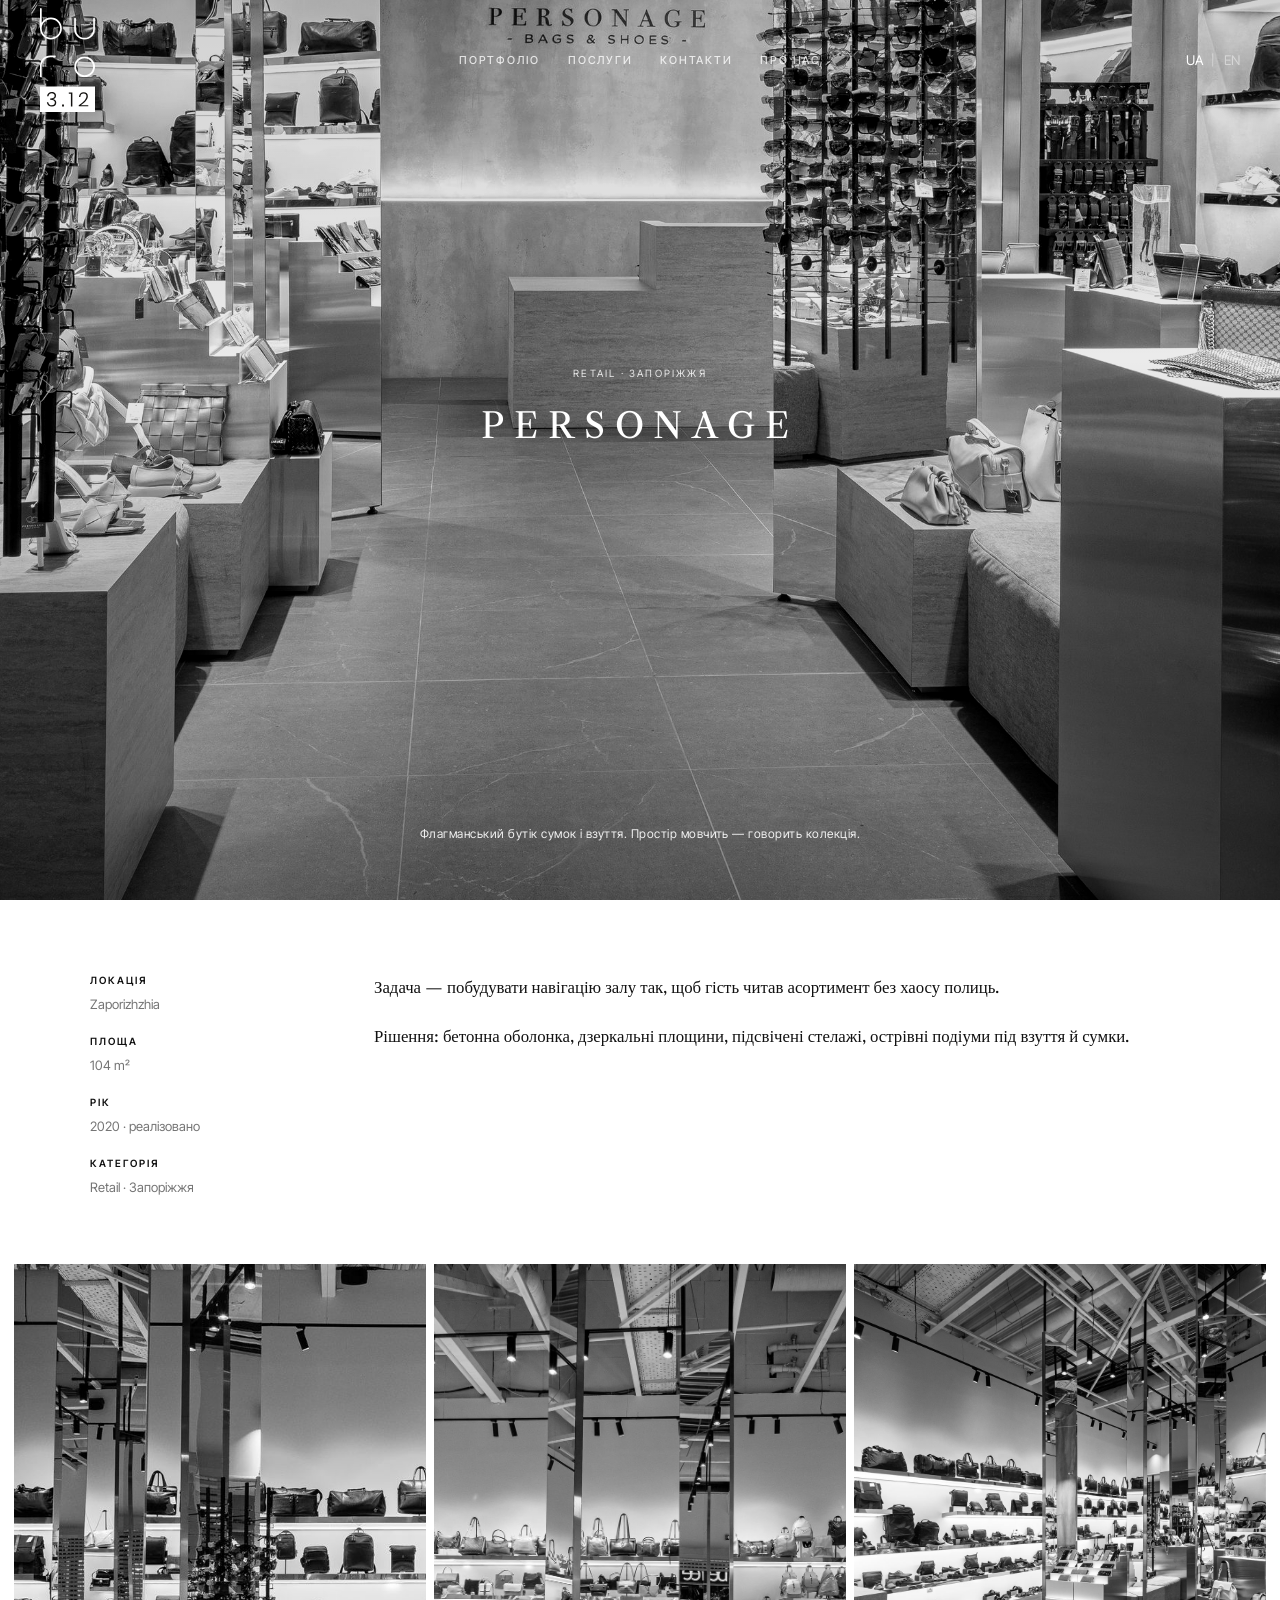
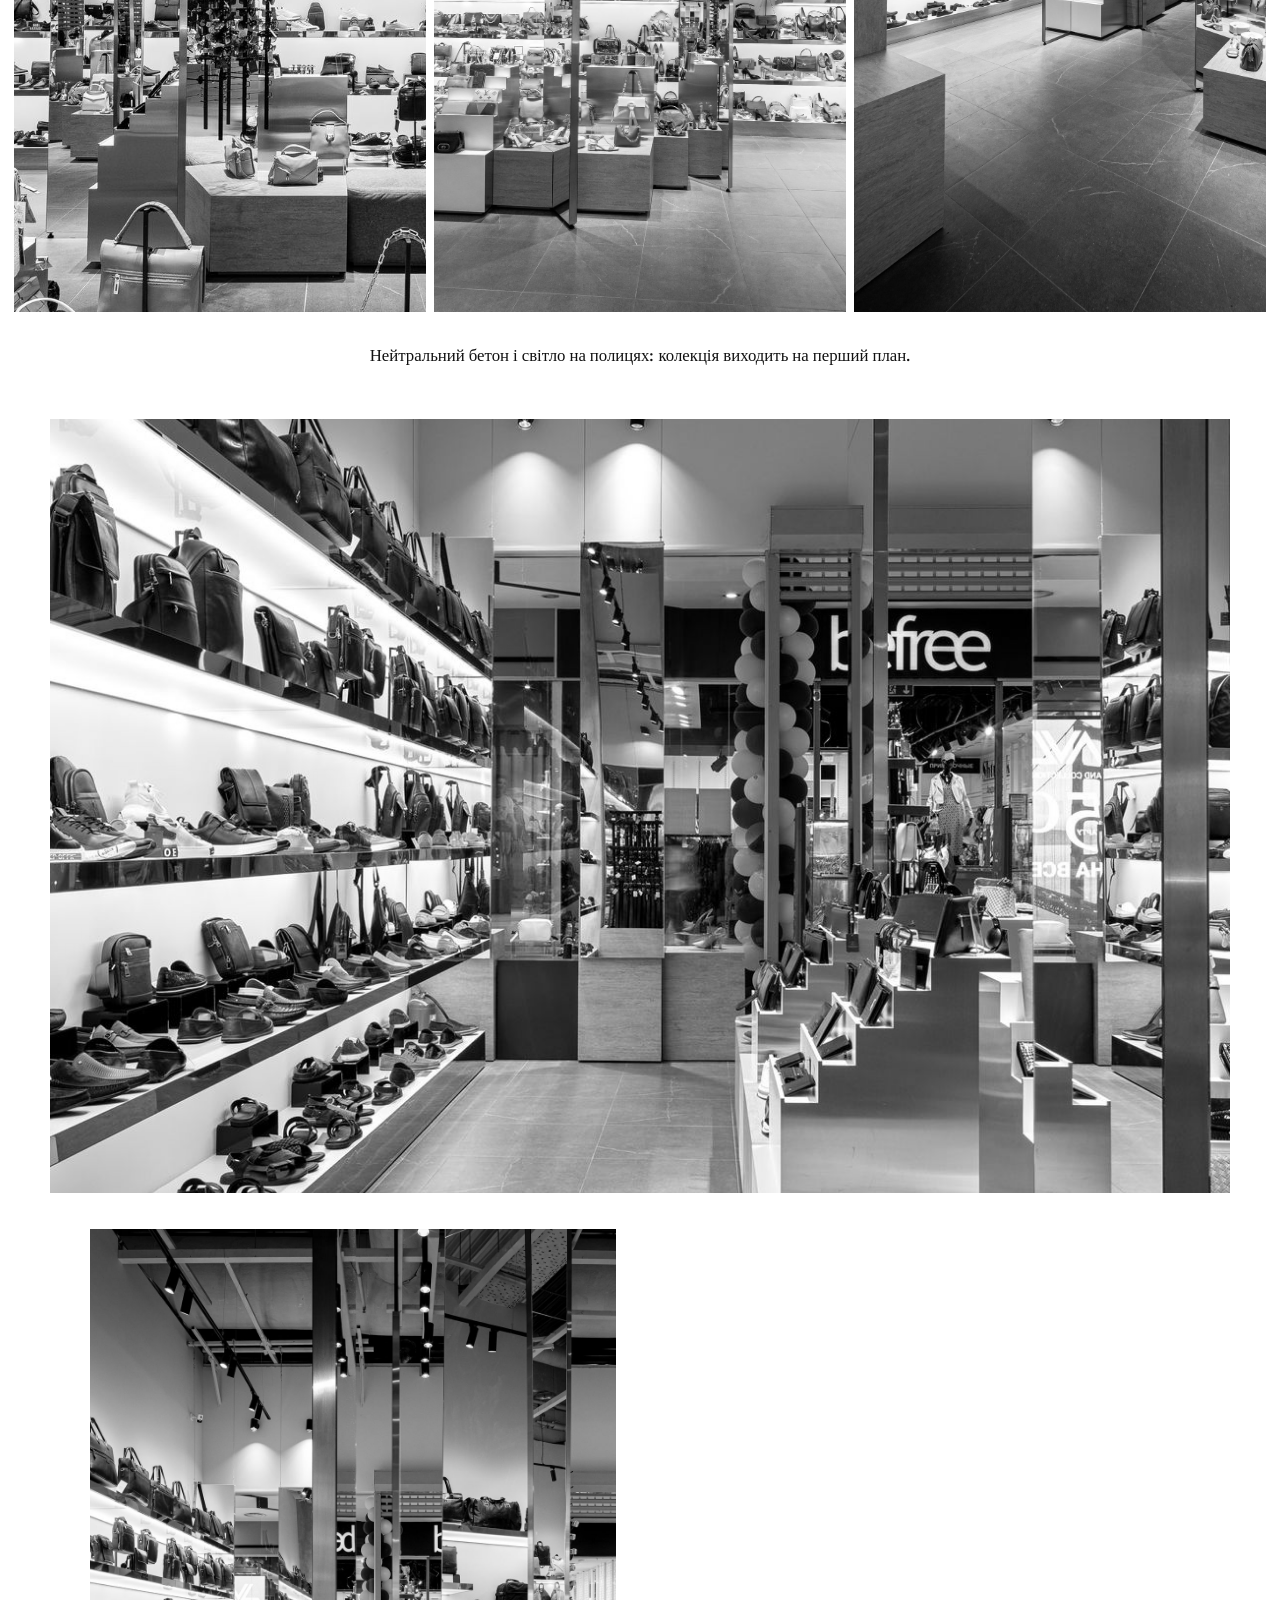
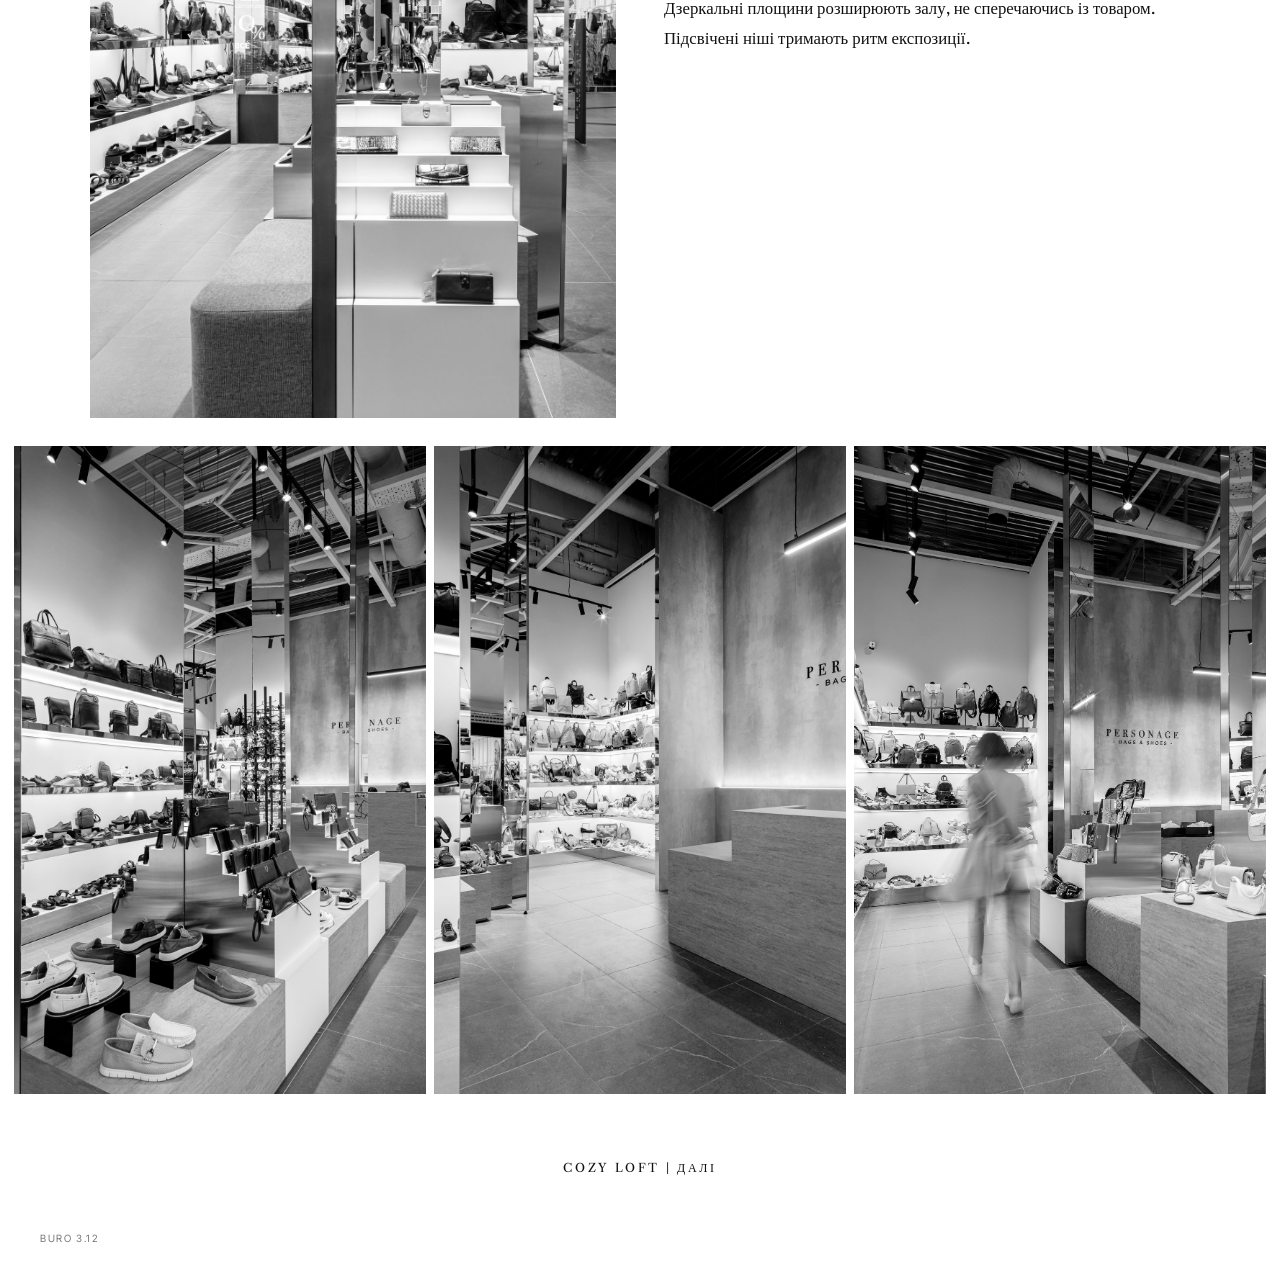
<file: project-personage.html>
﻿<!DOCTYPE html>
<html lang="uk">
<head>
<meta charset="UTF-8">
<meta name="viewport" content="width=device-width, initial-scale=1.0">
<title>PERSONAGE — buro 3.12</title>
<link rel="icon" href="img/logo-on-light.svg" type="image/svg+xml">
<link rel="preconnect" href="https://fonts.googleapis.com">
<link rel="preconnect" href="https://fonts.gstatic.com" crossorigin>
<link href="https://fonts.googleapis.com/css2?family=Inter+Tight:wght@400;500;600&family=Libre+Caslon+Text:ital,wght@0,400;0,700;1,400&display=swap" rel="stylesheet">
<link rel="stylesheet" href="css/site.css?v=16">
</head>
<body class="page has-hero">

<header class="site-header">
  <a class="brand" href="index.html" aria-label="buro 3.12">
    <img src="img/logo-on-photo.svg" alt="buro 3.12">
  </a>
  <nav class="nav-text">
    <a href="portfolio.html" data-i18n="nav_portfolio">Портфоліо</a>
    <a href="services.html" data-i18n="nav_service">Послуги</a>
    <a href="contact.html" data-i18n="nav_contact">Контакти</a>
    <a href="about.html" data-i18n="nav_about">Про нас</a>
  </nav>
  <div class="lang-switch">
    <button type="button" data-lang="uk">UA</button>
    <span aria-hidden="true">|</span>
    <button type="button" data-lang="en">EN</button>
  </div>
</header>

<section class="project-hero">
  <img src="img/personage-hero.jpg" alt="PERSONAGE">
  <div class="slide-veil"></div>
  <div class="project-hero-copy">
    <p class="cat" data-i18n="personage_cat">Retail · Запоріжжя</p>
    <h1>PERSONAGE</h1>
    <p class="lede" data-i18n="personage_lede">Флагманський бутік сумок і взуття. Простір мовчить — говорить колекція.</p>
  </div>
</section>

<div class="project-intro">
  <div class="facts">
    <h4 data-i18n="fact_location">Локація</h4>
    <p>Zaporizhzhia</p>
    <h4 data-i18n="fact_area">Площа</h4>
    <p>104 m²</p>
    <h4 data-i18n="fact_year">Рік</h4>
    <p data-i18n="personage_year">2020 · реалізовано</p>
    <h4 data-i18n="fact_category">Категорія</h4>
    <p data-i18n="personage_cat">Retail · Запоріжжя</p>
  </div>
  <div class="story">
    <p data-i18n="personage_s1">Задача — побудувати навігацію залу так, щоб гість читав асортимент без хаосу полиць.</p>
    <p data-i18n="personage_s2">Рішення: бетонна оболонка, дзеркальні площини, підсвічені стелажі, острівні подіуми під взуття й сумки.</p>
  </div>
</div>

<div class="trio">
  <img src="img/personage-hall.jpg" alt="">
  <img src="img/personage-floor.jpg" alt="">
  <img src="img/personage-03.jpg" alt="">
</div>

<p class="caption" data-i18n="personage_cap">Нейтральний бетон і світло на полицях: колекція виходить на перший план.</p>

<div class="wide"><img src="img/personage-04.jpg" alt=""></div>

<div class="split">
  <img src="img/personage-05.jpg" alt="">
  <p data-i18n="personage_split">Дзеркальні площини розширюють залу, не сперечаючись із товаром. Підсвічені ніші тримають ритм експозиції.</p>
</div>

<div class="trio">
  <img src="img/personage-06.jpg" alt="">
  <img src="img/personage-10.jpg" alt="">
  <img src="img/personage-14.jpg" alt="">
</div>

<a class="next-proj" href="project-loft.html">Cozy loft | <span data-i18n="next">Далі</span></a>

<footer class="site-foot">
  <span>buro 3.12</span>
</footer>
<script src="js/site.js?v=17"></script>
</body>
</html>
</file>
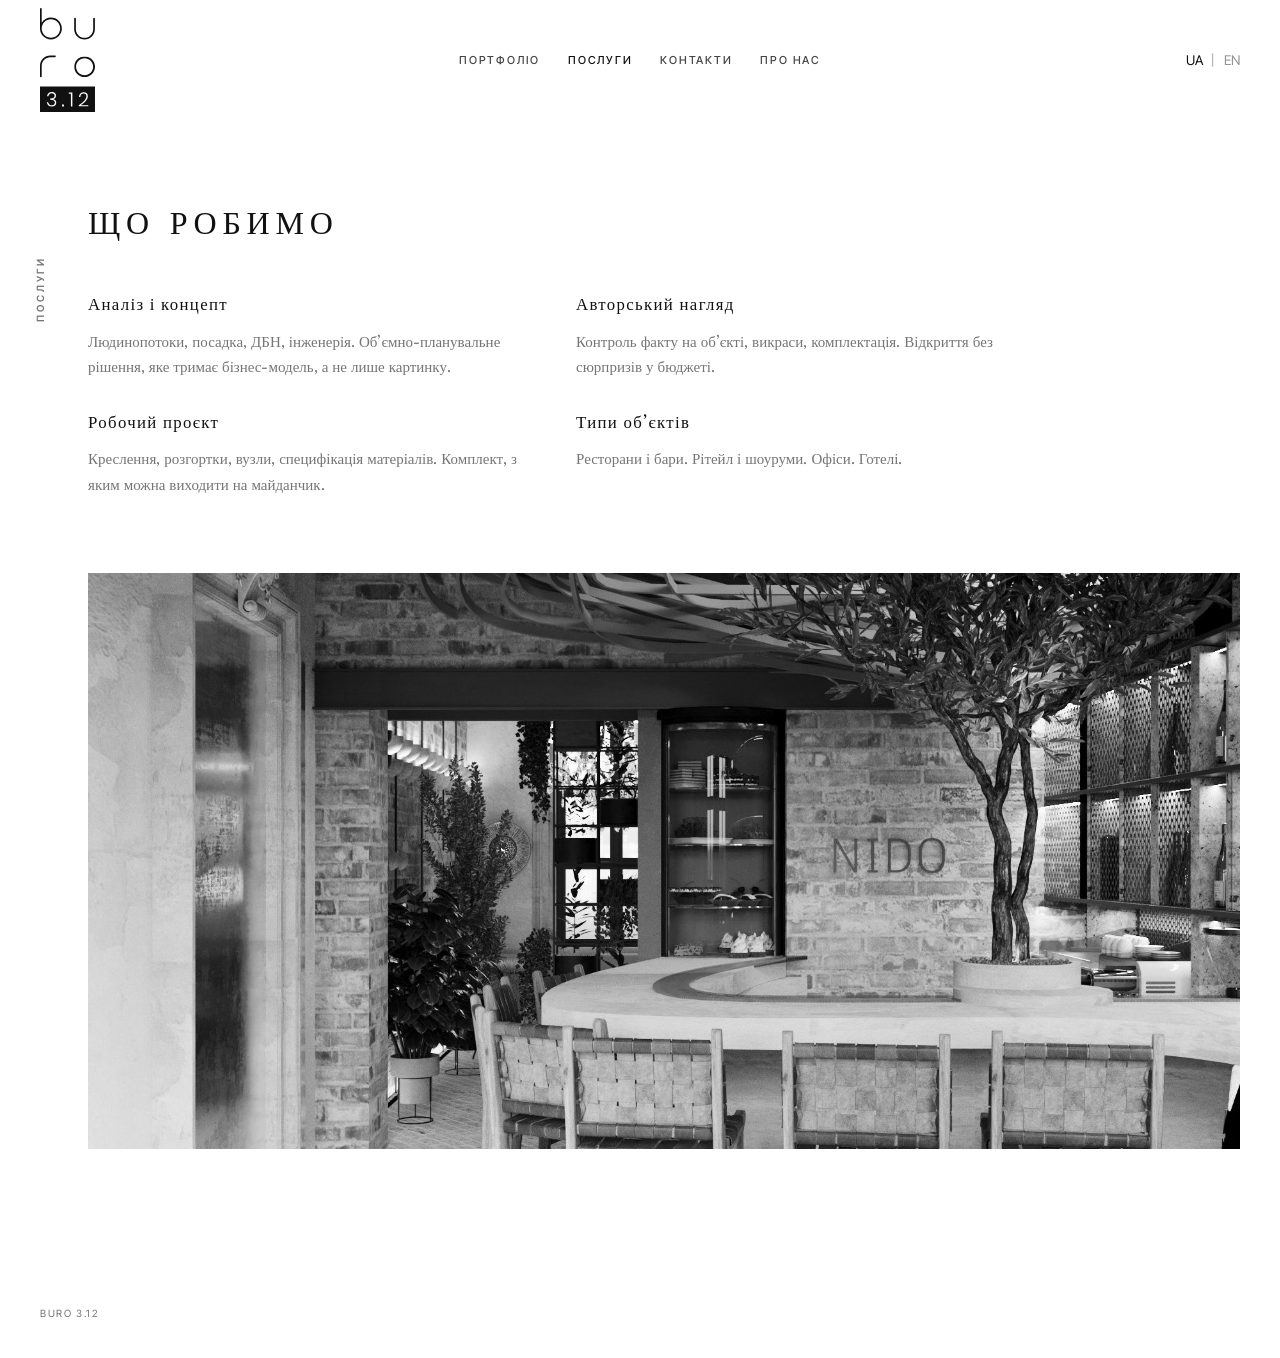
<file: services.html>
﻿<!DOCTYPE html>
<html lang="uk">
<head>
<meta charset="UTF-8">
<meta name="viewport" content="width=device-width, initial-scale=1.0">
<title>Service — buro 3.12</title>
<link rel="icon" href="img/logo-on-light.svg" type="image/svg+xml">
<link rel="preconnect" href="https://fonts.googleapis.com">
<link rel="preconnect" href="https://fonts.gstatic.com" crossorigin>
<link href="https://fonts.googleapis.com/css2?family=Inter+Tight:wght@400;500;600&family=Libre+Caslon+Text:ital,wght@0,400;0,700;1,400&display=swap" rel="stylesheet">
<link rel="stylesheet" href="css/site.css?v=16">
</head>
<body class="page">

<header class="site-header is-solid">
  <a class="brand" href="index.html" aria-label="buro 3.12">
    <img src="img/logo-on-light.svg" alt="buro 3.12">
  </a>
  <nav class="nav-text">
    <a href="portfolio.html" data-i18n="nav_portfolio">Портфоліо</a>
    <a href="services.html" class="active" data-i18n="nav_service">Послуги</a>
    <a href="contact.html" data-i18n="nav_contact">Контакти</a>
    <a href="about.html" data-i18n="nav_about">Про нас</a>
  </nav>
  <div class="lang-switch">
    <button type="button" data-lang="uk">UA</button>
    <span aria-hidden="true">|</span>
    <button type="button" data-lang="en">EN</button>
  </div>
</header>

<main class="page-screen">
  <section class="journal">
    <p class="journal-side" data-i18n="nav_service">Послуги</p>
    <div class="journal-inner">
      <h1 class="page-title" data-i18n="service_title">Що робимо</h1>
      <div class="cols-2">
        <div>
          <h3 data-i18n="service_1h">Аналіз і концепт</h3>
          <p data-i18n="service_1p">Людинопотоки, посадка, ДБН, інженерія. Об’ємно-планувальне рішення, яке тримає бізнес-модель, а не лише картинку.</p>
          <h3 data-i18n="service_2h">Робочий проєкт</h3>
          <p data-i18n="service_2p">Креслення, розгортки, вузли, специфікація матеріалів. Комплект, з яким можна виходити на майданчик.</p>
        </div>
        <div>
          <h3 data-i18n="service_3h">Авторський нагляд</h3>
          <p data-i18n="service_3p">Контроль факту на об’єкті, викраси, комплектація. Відкриття без сюрпризів у бюджеті.</p>
          <h3 data-i18n="about_types_h">Типи об’єктів</h3>
          <p data-i18n="about_types_p">Ресторани і бари. Рітейл і шоуруми. Офіси. Готелі.</p>
        </div>
      </div>
      <img class="journal-wide" src="img/nido-hero.jpg" alt="">
    </div>
  </section>
</main>

<footer class="site-foot">
  <span>buro 3.12</span>
</footer>
<script src="js/site.js?v=17"></script>
</body>
</html>
</file>
<file: css/site.css>
:root {
  --ink: #111;
  --paper: #fff;
  --muted: #757575;
  --line: #e6e6e6;
  --serif: "Libre Caslon Text", "Times New Roman", serif;
  --sans: "Inter Tight", Helvetica, Arial, sans-serif;
}
*, *::before, *::after { box-sizing: border-box; margin: 0; padding: 0; }
html { scroll-behavior: smooth; }
body {
  background: var(--paper);
  color: var(--ink);
  font-family: var(--sans);
  font-size: 15px;
  line-height: 1.7;
  -webkit-font-smoothing: antialiased;
}
img, video { max-width: 100%; display: block; }
a { color: inherit; text-decoration: none; }
button, input, select, textarea { font-family: inherit; color: inherit; }
button { background: none; border: none; cursor: pointer; }
::selection { background: var(--ink); color: var(--paper); }
:focus-visible { outline: 1px solid var(--ink); outline-offset: 3px; }

.site-header {
  position: fixed; inset: 0 0 auto 0;
  z-index: 50;
  height: 120px;
  display: grid;
  grid-template-columns: 1fr auto 1fr;
  align-items: center;
  padding: 0 40px;
  background: transparent;
  transition: background .25s ease, color .25s ease;
}
.page .site-header { color: var(--ink); }
.home .site-header,
.has-hero .site-header { color: var(--paper); }
.site-header.is-solid {
  background: var(--paper);
  color: var(--ink);
}
.brand { justify-self: start; display: flex; align-items: center; }
.brand img {
  height: 104px;
  width: auto;
  display: block;
}
.home .site-header:not(.is-solid) .brand img,
.has-hero .site-header:not(.is-solid) .brand img {
  filter: drop-shadow(0 6px 18px rgba(0,0,0,.35));
}
.nav-text {
  justify-self: center;
  display: flex; gap: 28px;
  font-size: 11px;
  font-weight: 500;
  letter-spacing: .16em;
  text-transform: uppercase;
}
.nav-text a { opacity: .78; transition: opacity .2s; }
.nav-text a:hover, .nav-text a.active { opacity: 1; }
.lang-switch {
  justify-self: end;
  display: flex;
  align-items: center;
  gap: 8px;
  font-size: 11px;
  font-weight: 500;
  letter-spacing: .16em;
  text-transform: uppercase;
}
.lang-switch span { opacity: .35; }
.lang-switch button { opacity: .45; }
.lang-switch button.is-on,
.lang-switch button:hover { opacity: 1; }

/* HOME SLIDER */
.hero-slider {
  position: relative;
  height: 100svh;
  overflow: hidden;
  background: var(--ink);
}
.slide {
  position: absolute; inset: 0;
  opacity: 0;
  pointer-events: none;
  transition: opacity 1.1s ease;
}
.slide.is-on {
  opacity: 1;
  pointer-events: auto;
  z-index: 1;
}
.slide img {
  width: 100%; height: 100%;
  object-fit: cover;
  filter: grayscale(1) contrast(1.08);
  transform: scale(1.04);
  transition: filter .45s ease, transform .6s ease;
}
.hero-slider:hover .slide.is-on img {
  filter: grayscale(0);
  transform: scale(1.06);
}
.slide-veil {
  position: absolute; inset: 0;
  background: linear-gradient(180deg, rgba(0,0,0,.18) 0%, rgba(0,0,0,.08) 40%, rgba(0,0,0,.45) 100%);
}
.slide-copy {
  position: absolute; left: 0; right: 0; bottom: 72px;
  z-index: 2;
  text-align: center;
  color: var(--paper);
  padding: 0 24px;
}
.slide-copy h1 {
  font-family: var(--serif);
  font-weight: 400;
  font-size: clamp(1.4rem, 3vw, 1.85rem);
  letter-spacing: .28em;
  text-transform: uppercase;
  margin-bottom: 16px;
}
.slide-copy p {
  max-width: 42rem;
  margin: 0 auto;
  font-size: 12px;
  font-weight: 400;
  letter-spacing: .04em;
  line-height: 1.7;
  opacity: .9;
}
.arr {
  position: absolute; top: 50%; z-index: 3;
  width: 48px; height: 48px;
  transform: translateY(-50%);
  color: var(--paper);
  opacity: 0;
  transition: opacity .25s;
}
.hero-slider:hover .arr { opacity: .85; }
.arr:hover { opacity: 1; }
.arr.prev { left: 18px; }
.arr.next { right: 18px; }
.arr svg { width: 22px; height: 22px; display: block; margin: 0 auto; }
.dots {
  position: absolute; left: 0; right: 0; bottom: 28px; z-index: 3;
  display: flex; justify-content: center; gap: 7px;
}
.dots button {
  width: 18px; height: 2px;
  background: var(--paper);
  opacity: .35;
}
.dots button.is-on { opacity: 1; }

/* INNER */
.wrap { width: min(1180px, calc(100% - 56px)); margin: 0 auto; }
.page-main { padding: 156px 0 96px; }
.kicker {
  font-size: 10px;
  font-weight: 600;
  letter-spacing: .22em;
  text-transform: uppercase;
  color: var(--muted);
}
h1.page-title, .project-head h1 {
  font-family: var(--serif);
  font-weight: 400;
  letter-spacing: .18em;
  text-transform: uppercase;
}
.page-title { font-size: clamp(1.5rem, 3vw, 2rem); margin: 14px 0 22px; }
.lead { max-width: 38rem; color: var(--muted); font-family: var(--serif); font-size: 1.02rem; line-height: 1.75; }

/* PORTFOLIO GRID */
.work-grid {
  padding: 128px 40px 80px;
  display: grid;
  grid-template-columns: repeat(2, 1fr);
  gap: 28px 18px;
}
.work-card img {
  width: 100%;
  aspect-ratio: 4/5;
  object-fit: cover;
  filter: grayscale(1);
  transition: filter .45s ease, transform .6s ease;
}
.work-card:hover img { filter: grayscale(0); transform: scale(1.03); }
.work-card h2 {
  font-family: var(--serif);
  font-size: .95rem;
  font-weight: 400;
  letter-spacing: .16em;
  text-transform: uppercase;
  margin-top: 12px;
}
.work-card span {
  display: block;
  font-size: 10px;
  letter-spacing: .16em;
  text-transform: uppercase;
  color: var(--muted);
  margin-top: 4px;
}

/* HOME JOURNAL */
.journal {
  position: relative;
  padding: 80px 40px 56px 88px;
  max-width: 1440px;
  margin: 0 auto;
}
.journal-side {
  position: absolute;
  left: 32px;
  top: 100px;
  writing-mode: vertical-rl;
  transform: rotate(180deg);
  font-size: 10px;
  font-weight: 600;
  letter-spacing: .28em;
  text-transform: uppercase;
  color: var(--muted);
}
.journal .page-title { margin-top: 0; }
.journal-featured {
  display: grid;
  grid-template-columns: 1fr 1fr;
  gap: 36px 20px;
  margin-bottom: 40px;
}
.journal-grid {
  display: grid;
  grid-template-columns: repeat(3, 1fr);
  gap: 36px 20px;
}
.j-card img {
  width: 100%;
  aspect-ratio: 16 / 10;
  object-fit: cover;
  filter: grayscale(1);
  transition: filter .45s ease, transform .6s ease;
  display: block;
}
.journal-grid .j-card img { aspect-ratio: 4 / 3; }
.journal-mix {
  display: grid;
  grid-template-columns: 1.45fr 1fr 1fr;
  gap: 36px 18px;
  align-items: start;
}
.journal-mix .j-card.is-lead img { aspect-ratio: 16 / 10; }
.journal-mix .j-card:not(.is-lead) img { aspect-ratio: 3 / 4; }
.j-card:hover img { filter: grayscale(0); transform: scale(1.03); }
.j-card[hidden] { display: none; }

.page-screen { padding: 156px 0 72px; }
.page-screen .journal { padding-top: 40px; }
.page-title-center { text-align: center; margin-bottom: 8px; }
.filters {
  display: flex;
  flex-wrap: wrap;
  gap: 8px 22px;
  margin: 8px 0 36px;
  font-size: 10px;
  font-weight: 500;
  letter-spacing: .18em;
  text-transform: uppercase;
}
.filters button { color: var(--muted); }
.filters button.is-on,
.filters button:hover { color: var(--ink); }

.about-copy {
  font-family: var(--serif);
  font-size: 1.08rem;
  line-height: 1.85;
  max-width: 46rem;
  margin: 28px 0 48px;
}
.about-copy p + p { margin-top: 1.15em; }
.about-cols {
  display: grid;
  grid-template-columns: 1fr 1fr;
  gap: 40px 64px;
  margin-bottom: 56px;
  max-width: 860px;
}
.about-cols h3 {
  font-size: 10px;
  font-weight: 600;
  letter-spacing: .2em;
  text-transform: uppercase;
  margin-bottom: 10px;
}
.about-cols p { color: var(--muted); font-family: var(--serif); }

.inquiry {
  display: grid;
  grid-template-columns: 1fr 1fr;
  gap: 40px 64px;
  margin: 36px 0 56px;
}
.inquiry h2 {
  font-family: var(--serif);
  font-size: 1.15rem;
  font-weight: 400;
  letter-spacing: .14em;
  text-transform: uppercase;
  margin-bottom: 12px;
}
.inquiry a, .inquiry p { font-size: 1.05rem; }

.journal-wide {
  width: 100%;
  aspect-ratio: 16 / 8;
  object-fit: cover;
  margin-top: 48px;
  filter: grayscale(1);
  transition: filter .45s ease, transform .6s ease;
}
.journal-wide:hover {
  filter: grayscale(0);
  transform: scale(1.03);
}
.j-card h3 {
  font-family: var(--serif);
  font-size: .95rem;
  font-weight: 400;
  letter-spacing: .16em;
  text-transform: uppercase;
  margin-top: 14px;
}
.j-card p {
  font-family: var(--serif);
  font-size: 14px;
  line-height: 1.75;
  color: var(--ink);
  margin-top: 8px;
  max-width: 38em;
}
.j-card span {
  display: block;
  font-size: 10px;
  letter-spacing: .16em;
  text-transform: uppercase;
  color: var(--muted);
  margin-top: 12px;
}

/* PROJECT */
.project-hero {
  position: relative;
  height: 100svh;
  overflow: hidden;
  color: var(--paper);
}
.project-hero img {
  width: 100%; height: 100%;
  object-fit: cover;
  filter: grayscale(1) contrast(1.08);
  transform: scale(1.04);
  transition: filter .45s ease, transform .6s ease;
}
.project-hero:hover img {
  filter: grayscale(0);
  transform: scale(1.06);
}
.project-hero .slide-veil { pointer-events: none; }
.project-hero-copy {
  position: absolute; inset: 0;
  display: flex; flex-direction: column;
  align-items: center; justify-content: center;
  text-align: center;
  padding: 0 24px 80px;
  z-index: 2;
}
.project-hero-copy .cat {
  font-size: 10px;
  letter-spacing: .22em;
  text-transform: uppercase;
  margin-bottom: 14px;
  opacity: .85;
}
.project-hero-copy h1 {
  font-family: var(--serif);
  font-weight: 400;
  font-size: clamp(1.6rem, 3.4vw, 2.2rem);
  letter-spacing: .28em;
}
.project-hero-copy .lede {
  position: absolute; left: 0; right: 0; bottom: 56px;
  margin: 0 auto;
  max-width: 44rem;
  color: var(--paper);
  font-family: var(--sans);
  font-size: 12px;
  letter-spacing: .04em;
  opacity: .9;
}

.project-intro {
  width: min(1100px, calc(100% - 56px));
  margin: 0 auto;
  padding: 72px 0 48px;
  display: grid;
  grid-template-columns: 220px 1fr;
  gap: 48px 64px;
  align-items: start;
}
.facts h4 {
  font-size: 10px;
  font-weight: 600;
  letter-spacing: .2em;
  text-transform: uppercase;
  margin: 0 0 4px;
}
.facts p { color: var(--muted); font-size: 13px; margin-bottom: 18px; }
.project-intro .story {
  font-family: var(--serif);
  font-size: 1.05rem;
  line-height: 1.8;
}
.project-intro .story p + p { margin-top: 1.1em; }

.trio {
  width: min(1280px, calc(100% - 28px));
  margin: 0 auto 8px;
  display: grid;
  grid-template-columns: 1fr 1fr 1fr;
  gap: 8px;
}
.trio img {
  width: 100%; height: 72vh; object-fit: cover;
  filter: grayscale(1);
  transition: filter .45s ease, transform .6s ease;
}
.trio img:hover { filter: grayscale(0); transform: scale(1.03); }

.split {
  width: min(1100px, calc(100% - 56px));
  margin: 28px auto;
  display: grid;
  grid-template-columns: 1fr 1fr;
  gap: 36px 48px;
  align-items: center;
}
.split img {
  width: 100%;
  filter: grayscale(1);
  transition: filter .45s ease, transform .6s ease;
}
.split img:hover { filter: grayscale(0); transform: scale(1.03); }
.split p {
  font-family: var(--serif);
  font-size: 1.05rem;
  line-height: 1.8;
}
.caption {
  width: min(720px, calc(100% - 56px));
  margin: 28px auto 48px;
  text-align: center;
  font-family: var(--serif);
  font-size: 1.05rem;
  line-height: 1.8;
}
.wide {
  width: min(1180px, calc(100% - 40px));
  margin: 8px auto 36px;
  overflow: hidden;
}
.wide img {
  width: 100%; max-height: 86vh; object-fit: cover;
  filter: grayscale(1);
  transition: filter .45s ease, transform .6s ease;
}
.wide img:hover { filter: grayscale(0); transform: scale(1.03); }

.next-proj {
  display: block;
  text-align: center;
  padding: 56px 24px 24px;
  font-family: var(--serif);
  font-size: 12px;
  letter-spacing: .22em;
  text-transform: uppercase;
}

/* ABOUT / SERVICE / CONTACT */
.cols-2 {
  display: grid;
  grid-template-columns: 1fr 1fr;
  gap: 56px;
  margin-top: 40px;
  max-width: 920px;
}
.cols-2 h3 {
  font-family: var(--serif);
  font-size: 1.05rem;
  font-weight: 400;
  letter-spacing: .08em;
  margin-bottom: 10px;
}
.cols-2 p { color: var(--muted); margin-bottom: 28px; font-family: var(--serif); }
.about-photos {
  margin-top: 56px;
  display: grid;
  grid-template-columns: 1fr 1.15fr 1fr;
  gap: 10px;
}
.about-photos img {
  width: 100%; height: 420px; object-fit: cover;
  filter: grayscale(1);
  transition: filter .45s ease, transform .6s ease;
}
.about-photos img:hover { filter: grayscale(0); transform: scale(1.03); }

.contact-boxes {
  display: grid;
  grid-template-columns: repeat(3, 1fr);
  gap: 12px;
  margin: 40px 0 48px;
}
.contact-boxes article {
  background: #f3f3f3;
  padding: 32px 24px;
  text-align: center;
}
.contact-boxes h3 {
  font-size: 10px;
  letter-spacing: .2em;
  text-transform: uppercase;
  margin-bottom: 8px;
}
.contact-boxes p, .contact-boxes a { color: var(--muted); font-size: 14px; }

form { max-width: 640px; display: grid; gap: 18px; }
label {
  display: block;
  font-size: 10px;
  letter-spacing: .18em;
  text-transform: uppercase;
  margin-bottom: 8px;
  color: var(--muted);
}
input, select, textarea {
  width: 100%;
  border: 0;
  border-bottom: 1px solid var(--line);
  background: transparent;
  padding: 10px 0;
  outline: none;
}
textarea { min-height: 110px; resize: vertical; }
.row-2 { display: grid; grid-template-columns: 1fr 1fr; gap: 18px; }
.btn {
  display: inline-flex; align-items: center; justify-content: center;
  padding: 12px 28px;
  font-size: 10px;
  font-weight: 600;
  letter-spacing: .2em;
  text-transform: uppercase;
  background: var(--ink);
  color: var(--paper);
  border: 1px solid var(--ink);
  width: fit-content;
}
.form-note { font-size: 12px; color: var(--muted); }

footer.site-foot {
  padding: 28px 40px 36px;
  display: flex; justify-content: space-between; gap: 16px; flex-wrap: wrap;
  font-size: 10px;
  letter-spacing: .16em;
  text-transform: uppercase;
  color: var(--muted);
}

@media (max-width: 900px) {
  .site-header { padding: 0 18px; height: 92px; }
  .nav-text { gap: 14px; font-size: 9px; }
  .lang-switch { font-size: 9px; gap: 6px; }
  .brand img { height: 80px; }
  .journal { padding: 64px 18px 40px; }
  .journal-side {
    position: static;
    writing-mode: horizontal-tb;
    transform: none;
    margin-bottom: 10px;
  }
  .journal-featured, .journal-grid, .journal-mix, .work-grid, .project-intro, .split, .cols-2, .contact-boxes, .about-photos, .trio, .about-cols, .inquiry {
    grid-template-columns: 1fr;
  }
  .journal-mix .j-card img { aspect-ratio: 16 / 10; }
  .trio img { height: 52vh; }
  .work-grid { padding: 100px 18px 64px; }
  .about-photos img { height: 260px; }
  .row-2 { grid-template-columns: 1fr; }
  .arr { opacity: .7; }
}
</file>
